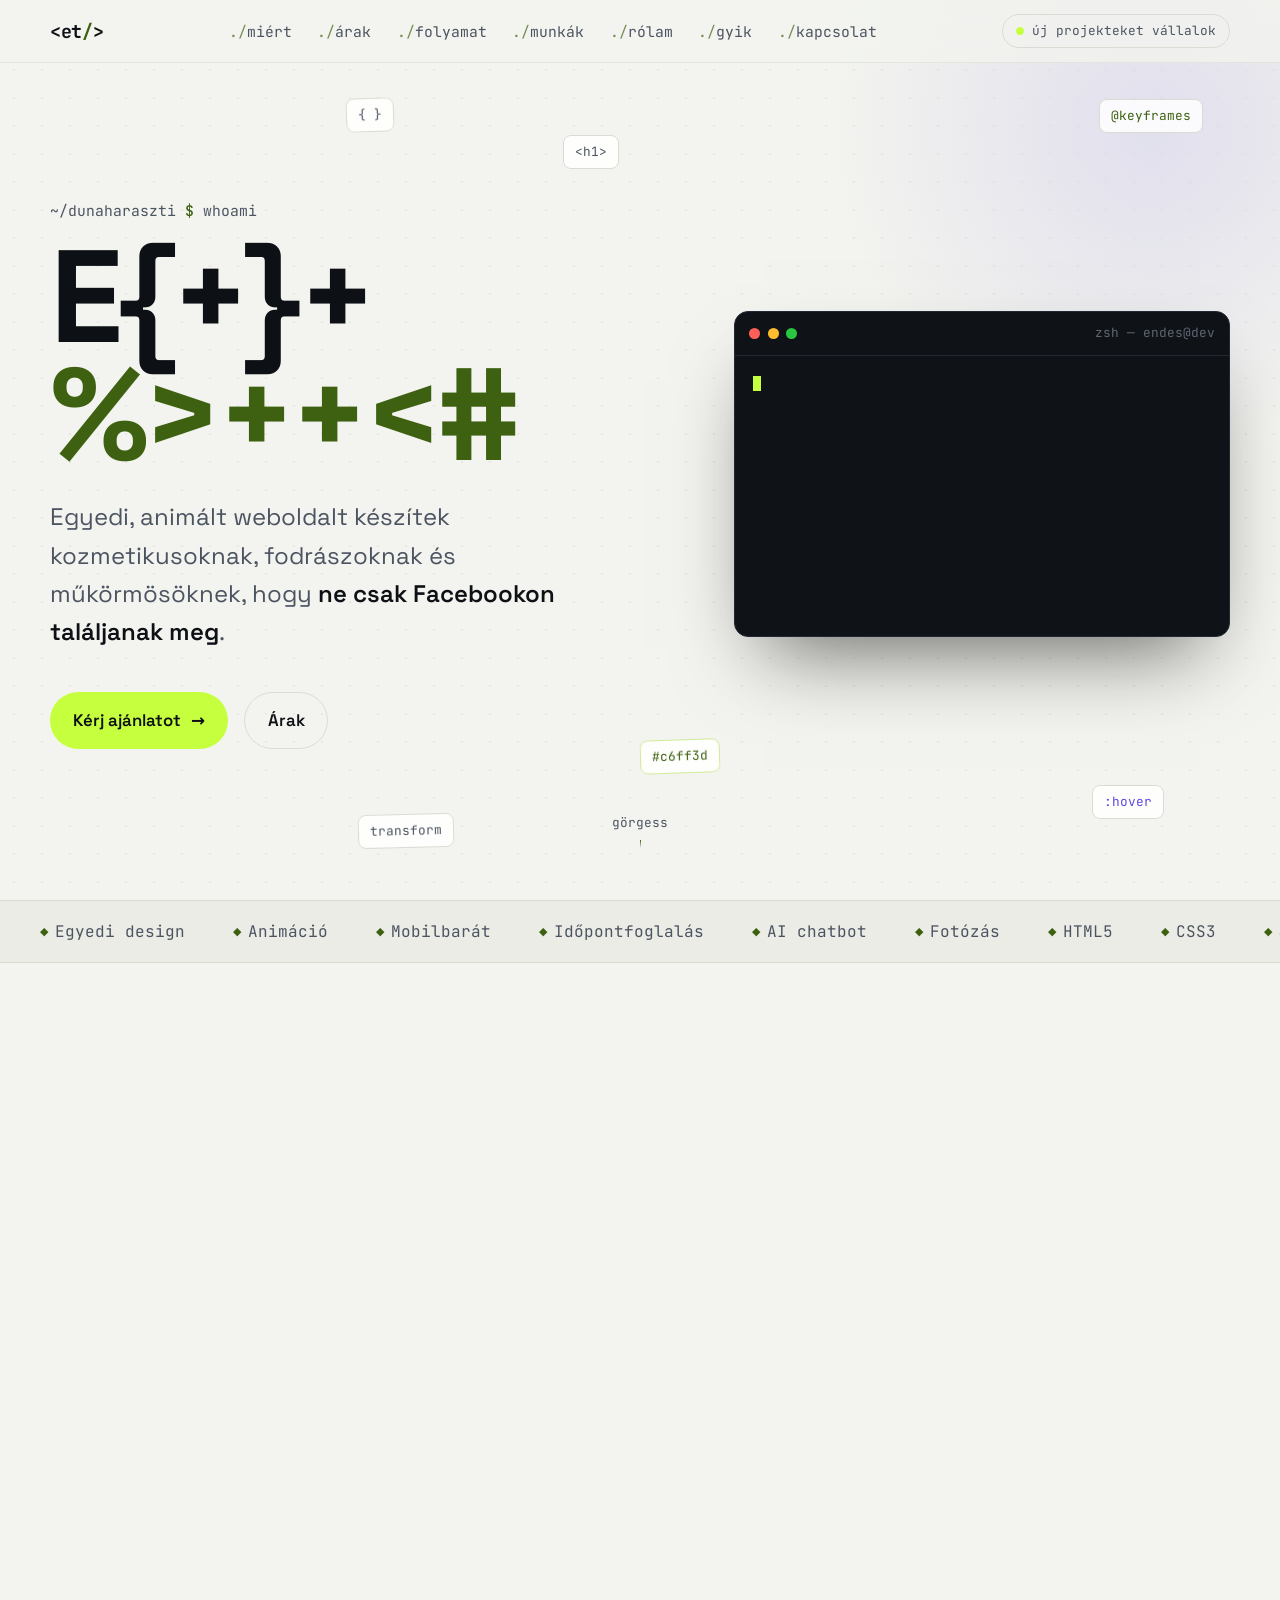
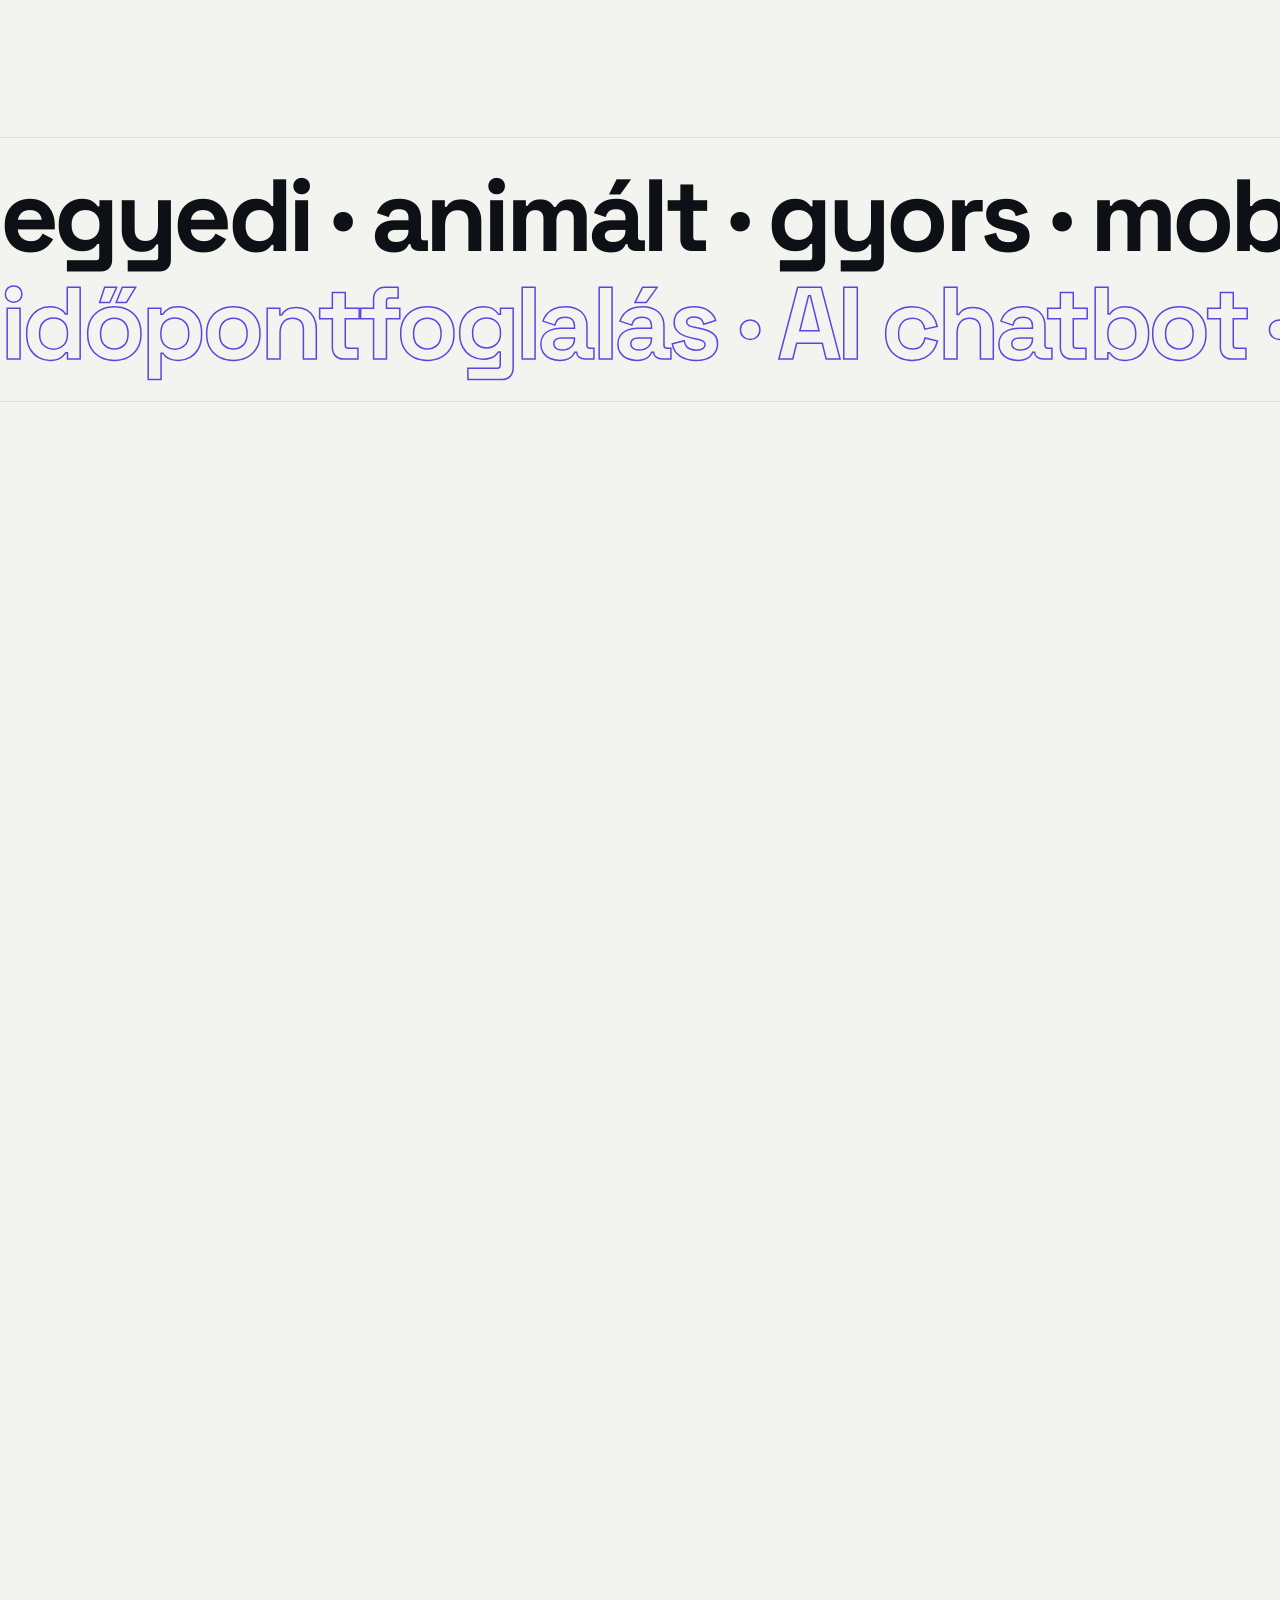
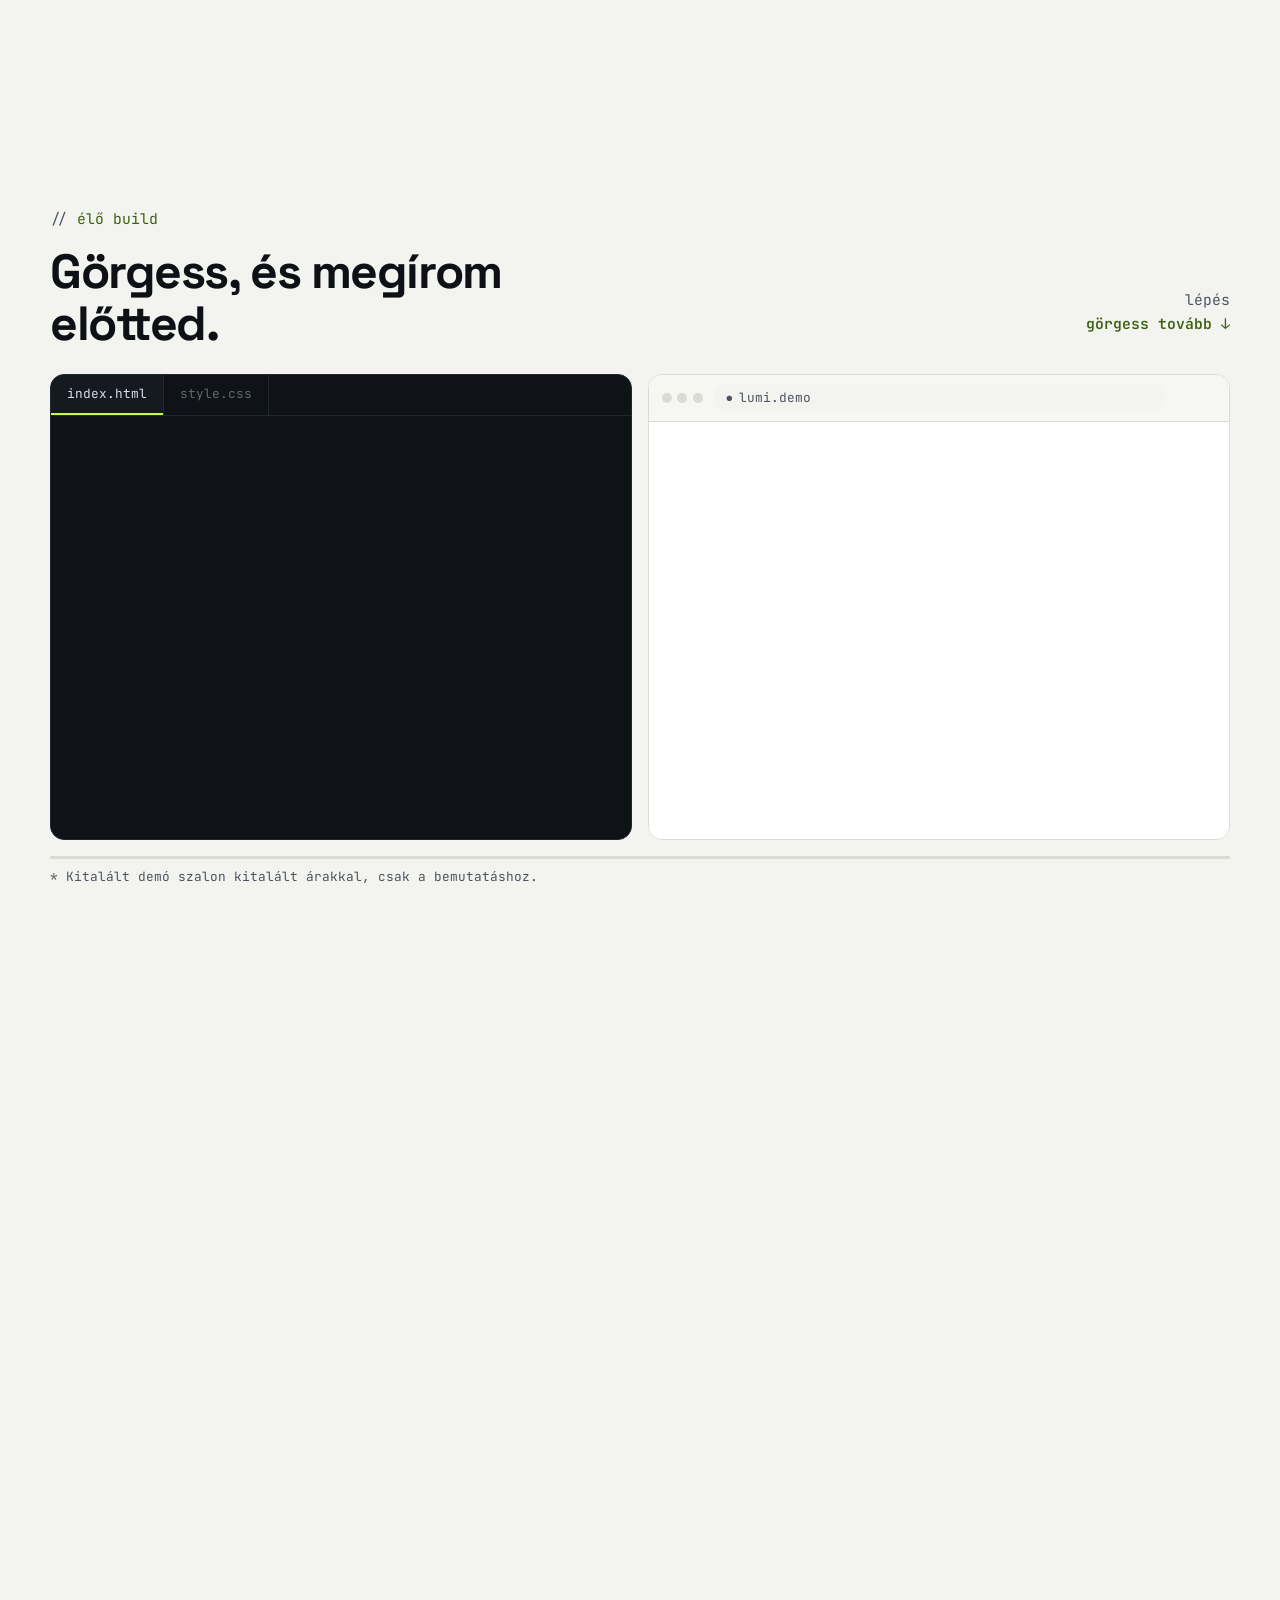
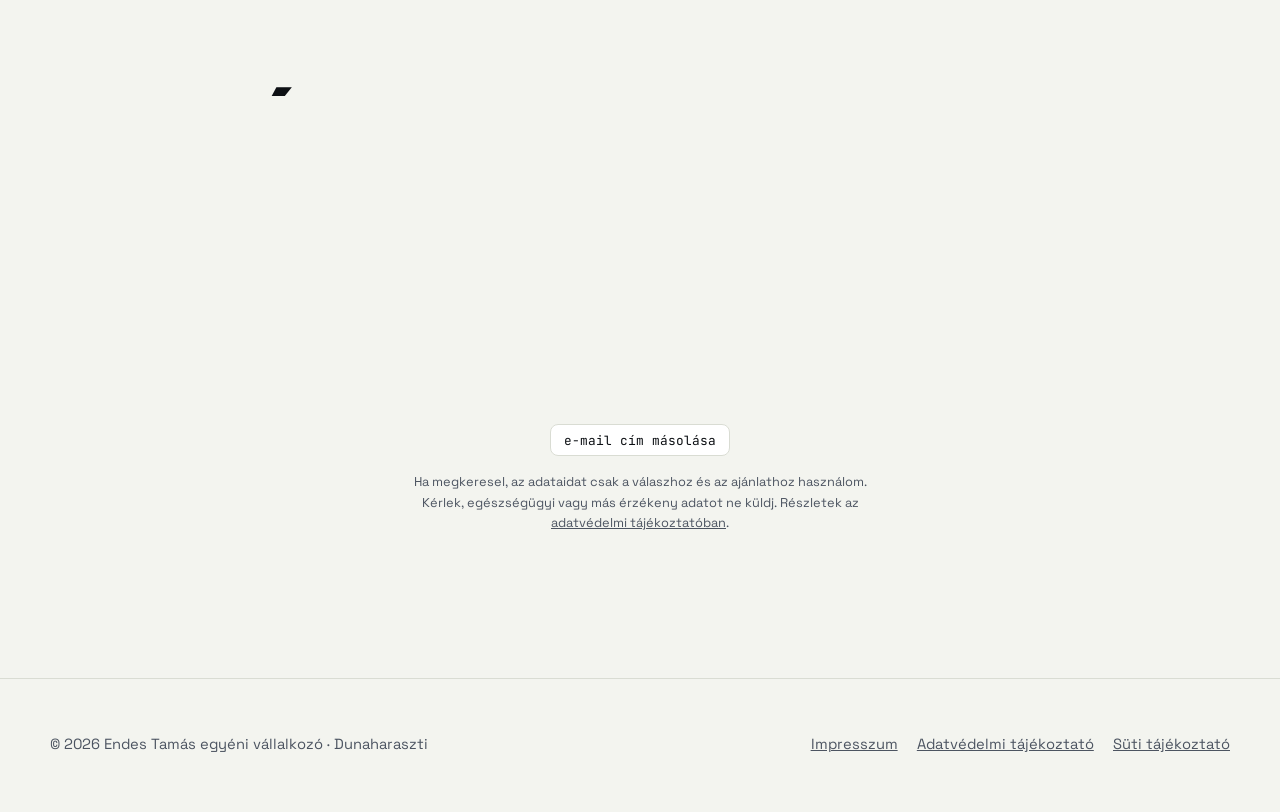
<file: index.html>
<!DOCTYPE html>
<html lang="hu">
<head>
  <meta charset="utf-8">
  <!-- GitHub Pages: nincs .htaccess, ezért a CSP és a referrer szabály meta címkében, a scriptek előtt.
       A frame-ancestors meta címkében nem működik, a keretbe töltés ellen a js/head.js véd. -->
  <meta http-equiv="Content-Security-Policy" content="default-src 'self'; script-src 'self'; style-src 'self'; img-src 'self' data:; font-src 'self'; connect-src 'self'; object-src 'none'; base-uri 'self'; form-action 'none'">
  <meta name="referrer" content="strict-origin-when-cross-origin">
  <meta name="viewport" content="width=device-width, initial-scale=1">
  <title>Weboldalkészítés kisvállalkozásoknak Dunaharasztin – Endes Tamás</title>
  <meta name="description" content="Egyedi, animált, mobilbarát weboldal kozmetikusoknak, fodrászoknak, műkörmösöknek Dunaharasztin és környékén. Időpontfoglalás, AI chatbot, személyes kapcsolattartás. 90 000 Ft-tól.">
  <meta name="theme-color" content="#0b0d10">
  <!-- TODO: a végleges domain (canonical, og:url, og:image abszolút URL-t kér) -->
  <link rel="canonical" href="https://TODO-domain.hu/">
  <meta property="og:type" content="website">
  <meta property="og:locale" content="hu_HU">
  <meta property="og:site_name" content="Endes Tamás – webfejlesztő">
  <meta property="og:title" content="Egyedi, animált weboldal kisvállalkozásoknak – Endes Tamás">
  <meta property="og:description" content="Ne csak Facebookon találjanak meg. Egyedi weboldal foglalással, animációkkal, Dunaharasztiról.">
  <meta property="og:url" content="https://TODO-domain.hu/">
  <meta property="og:image" content="https://TODO-domain.hu/img/og-kep.jpg">
  <meta property="og:image:width" content="1200">
  <meta property="og:image:height" content="630">
  <link rel="icon" href="favicon.svg" type="image/svg+xml">
  <link rel="preload" href="fonts/space-grotesk-latin-wght-normal.woff2" as="font" type="font/woff2" crossorigin>
  <link rel="stylesheet" href="css/style.css">
  <!-- Defer nélkül: azonnal kiteszi a .js osztályt, így a rejtett animációs állapot csak működő JS mellett él -->
  <script src="js/head.js"></script>
  <script src="js/main.js" defer></script>
  <!-- Strukturált adat a keresőknek. Adatblokk, nem fut le, a CSP nem érinti. TODO: url, telefon, e-mail -->
  <script type="application/ld+json">
  {
    "@context": "https://schema.org",
    "@type": "ProfessionalService",
    "name": "Endes Tamás – webfejlesztő",
    "description": "Egyedi, animált, mobilbarát weboldalak kisvállalkozásoknak: kozmetikusoknak, fodrászoknak, műkörmösöknek.",
    "url": "https://TODO-domain.hu/",
    "image": "https://TODO-domain.hu/img/og-kep.jpg",
    "telephone": "TODO",
    "email": "TODO",
    "founder": { "@type": "Person", "name": "Endes Tamás" },
    "address": { "@type": "PostalAddress", "addressLocality": "Dunaharaszti", "addressCountry": "HU" },
    "areaServed": [{ "@type": "City", "name": "Dunaharaszti" }, { "@type": "AdministrativeArea", "name": "Pest vármegye" }],
    "priceRange": "90 000 Ft-tól",
    "knowsLanguage": "hu"
  }
  </script>
</head>
<body>
  <a class="skip-link" href="#tartalom">Ugrás a tartalomra</a>
  <div class="scroll-progress" aria-hidden="true"></div>

  <header class="site-header">
    <div class="container site-header__inner">
      <a class="logo" href="#top" aria-label="Endes Tamás – kezdőlap">&lt;et<span>/</span>&gt;</a>

      <button class="nav-toggle" type="button" aria-expanded="false" aria-controls="main-nav">menü</button>
      <nav class="nav" id="main-nav" aria-label="Fő navigáció">
        <ul class="nav__list">
          <li><a href="#miert">miért</a></li>
          <li><a href="#arak">árak</a></li>
          <li><a href="#folyamat">folyamat</a></li>
          <li><a href="#munkak">munkák</a></li>
          <li><a href="#rolam">rólam</a></li>
          <li><a href="#gyik">gyik</a></li>
          <li><a href="#kapcsolat">kapcsolat</a></li>
        </ul>
      </nav>

      <a class="status-pill" href="#kapcsolat"><span class="status-pill__dot" aria-hidden="true"></span>új projekteket vállalok</a>
    </div>
  </header>

  <main id="tartalom">
    <!-- ================= HERO ================= -->
    <section class="hero" id="top" aria-labelledby="hero-title">
      <canvas class="hero__canvas" aria-hidden="true"></canvas>

      <!-- Lebegő kódcímkék: az egér mozgására eltérő mélységben elmozdulnak (data-depth) -->
      <div class="chips" aria-hidden="true">
        <span class="chip chip--1" data-depth="0.6"><span>&lt;h1&gt;</span></span>
        <span class="chip chip--2" data-depth="1.2"><span>@keyframes</span></span>
        <span class="chip chip--3" data-depth="0.9"><span>#c6ff3d</span></span>
        <span class="chip chip--4" data-depth="1.5"><span>:hover</span></span>
        <span class="chip chip--5" data-depth="0.7"><span>{ }</span></span>
        <span class="chip chip--6" data-depth="1.1"><span>transform</span></span>
      </div>

      <div class="container hero__grid">
        <div>
          <p class="hero__prompt">~/dunaharaszti <b>$</b> whoami</p>
          <h1 class="hero__title" id="hero-title" aria-label="Endes Tamás – webfejlesztő">
            <span class="hero__title-line" data-scramble aria-hidden="true">Endes</span>
            <span class="hero__title-line hero__title-line--accent" data-scramble aria-hidden="true">Tamás.</span>
          </h1>
          <p class="hero__sub">Egyedi, animált weboldalt készítek kozmetikusoknak, fodrászoknak és műkörmösöknek, hogy <strong>ne csak Facebookon találjanak meg</strong>.</p>
          <div class="hero__actions">
            <a class="btn" href="#kapcsolat" data-magnetic>Kérj ajánlatot <span class="btn__arrow" aria-hidden="true">→</span></a>
            <a class="btn btn--ghost" href="#arak" data-magnetic>Árak</a>
          </div>
        </div>

        <!-- Terminál: JS nélkül a teljes szöveg látszik, JS-sel begépelődik -->
        <div class="terminal reveal" aria-label="Terminál: mit kapsz tőlem">
          <div class="terminal__bar" aria-hidden="true"><i></i><i></i><i></i><span>zsh — endes@dev</span></div>
<pre class="terminal__body" data-typer><span class="t-cmd">cat ajanlat.txt</span>
<span class="t-out">→ egyedi design, nem sablon</span>
<span class="t-out">→ animációk, amik megállítják a görgetést</span>
<span class="t-out">→ online foglalás, AI chatbot</span>
<span class="t-out">→ személyesen, magyarul, a közeledből</span>
<span class="t-cmd">npm run build -- --ugyfel=te</span>
<span class="t-out">→ tervezés ... fejlesztés ... teszt</span>
<span class="t-ok">✓ az oldalad élesítve</span></pre>
        </div>
      </div>
      <a class="hero__scroll" href="#miert">görgess</a>
    </section>

    <!-- ================= TECH FUTÓSZALAG ================= -->
    <div class="marquee" aria-label="Amivel dolgozom">
      <div class="marquee__track">
        <ul class="marquee__list">
          <li>Egyedi design</li><li>Animáció</li><li>Mobilbarát</li><li>Időpontfoglalás</li><li>AI chatbot</li><li>Fotózás</li><li>HTML5</li><li>CSS3</li><li>JavaScript</li><li>PHP</li><li>SEO alapok</li><li>Akadálymentesség</li><li>HTTPS</li>
        </ul>
        <ul class="marquee__list" aria-hidden="true">
          <li>Egyedi design</li><li>Animáció</li><li>Mobilbarát</li><li>Időpontfoglalás</li><li>AI chatbot</li><li>Fotózás</li><li>HTML5</li><li>CSS3</li><li>JavaScript</li><li>PHP</li><li>SEO alapok</li><li>Akadálymentesség</li><li>HTTPS</li>
        </ul>
      </div>
    </div>

    <!-- ================= MIÉRT SAJÁT HONLAP ================= -->
    <section class="section" id="miert" aria-labelledby="miert-title">
      <div class="container">
        <p class="section__eyebrow reveal">miert --saját-honlap</p>
        <h2 class="section__title" id="miert-title" data-split>Facebook-oldalad már van. <span class="grad">Miért kell mellé honlap?</span></h2>

        <ol class="reasons">
          <li class="reason reveal" data-tilt>
            <span class="reason__num" aria-hidden="true">01</span>
            <h3>Megtalálnak a Google-ben</h3>
            <p>Aki rákeres, hogy „kozmetikus Dunaharaszti”, annak a saját oldalad is megjelenhet, nem csak a Facebookon belül létezel.</p>
          </li>
          <li class="reason reveal" data-tilt>
            <span class="reason__num" aria-hidden="true">02</span>
            <h3>Minden egy helyen</h3>
            <p>Árak, nyitvatartás, cím, elérhetőség: nem vesznek el a posztok között, és nem kell mindenkinek külön megírnod.</p>
          </li>
          <li class="reason reveal" data-tilt>
            <span class="reason__num" aria-hidden="true">03</span>
            <h3>A tiéd, nem az algoritmusé</h3>
            <p>Hogy a bejegyzéseidet hányan látják, azt a Facebook dönti el. A saját oldalad és domained a te nevedre szól.</p>
          </li>
          <li class="reason reveal" data-tilt>
            <span class="reason__num" aria-hidden="true">04</span>
            <h3>Foglalás éjjel is</h3>
            <p>Beépített időpontfoglalóval a vendég akkor foglal, amikor eszébe jut, te pedig nem üzenetekben egyeztetsz.</p>
          </li>
        </ol>
      </div>
    </section>

    <!-- ================= GÖRGETÉSRE CSÚSZÓ ÓRIÁSFELIRAT ================= -->
    <div class="band" aria-hidden="true" data-band>
      <p class="band__row" data-band-dir="-1">egyedi · animált · gyors · mobilbarát · egyedi · animált · gyors · mobilbarát ·</p>
      <p class="band__row band__row--outline" data-band-dir="1">időpontfoglalás · AI chatbot · személyesen · időpontfoglalás · AI chatbot · személyesen ·</p>
    </div>

    <!-- ================= ÁRAK ================= -->
    <section class="section" id="arak" aria-labelledby="arak-title">
      <div class="container">
        <p class="section__eyebrow reveal">amit kapsz</p>
        <h2 class="section__title" id="arak-title" data-split>Csomagok és árak, <span class="grad">rejtett tételek nélkül.</span></h2>
        <p class="section__lead reveal">Alanyi adómentes vagyok, ezért az árak végösszegek, áfa nincs rajtuk. A pontos árat a megbeszélés után írásos ajánlatban kapod meg.</p>

        <div class="plans">
          <article class="plan reveal" data-tilt data-select>
            <p class="plan__tag">csomag_01</p>
            <h3>Egyoldalas weboldal</h3>
            <p class="plan__desc">Egyszerű, gyors bemutatkozó oldal kisebb animációkkal. Annak, aki most lép túl a Facebookon.</p>
            <p class="plan__price"><span data-count="90000" data-count-from="0">90 000</span> Ft<span class="plan__from">-tól</span></p>
            <ul class="plan__list">
              <li>egyedi design, mobilra tervezve</li>
              <li>szolgáltatások, árak, nyitvatartás</li>
              <li>kapcsolat, térkép helyett útvonaltervezés</li>
              <li>impresszum, adatvédelmi és süti tájékoztató</li>
              <li>keresőbarát alapok, HTTPS</li>
              <li>2 módosítási kör, 30 nap hibajavítás</li>
            </ul>
          </article>

          <article class="plan plan--featured reveal" data-tilt data-select>
            <p class="plan__tag">csomag_02 <span class="plan__badge">mint az Aura minta</span></p>
            <h3>Látványos, több szekciós oldal</h3>
            <p class="plan__desc">Több szekció, látványosabb animációk, ami után megjegyeznek. Az egyoldalas csomag mindenét tartalmazza.</p>
            <p class="plan__price"><span data-count="130000" data-count-from="0">130 000</span> Ft<span class="plan__from">-tól</span></p>
            <ul class="plan__list">
              <li>rólam, képesítések, kezelések árakkal</li>
              <li>galéria, valódi vendégvélemények</li>
              <li>görgetésre mozduló jelenetek</li>
              <li>sötét mód</li>
              <li>2 módosítási kör, 30 nap hibajavítás</li>
            </ul>
          </article>

          <article class="plan plan--extras reveal" data-select>
            <p class="plan__tag">extrák.css</p>
            <h3>Ráadásnak</h3>
            <ul class="extras">
              <li><span>Görgetős bejárás-animáció <small>a szalonod videóból, görgetésre</small></span><b>+20 000 Ft-tól</b></li>
              <li><span>Időpontfoglalás beágyazása <small>pl. Calendly, SimplyBook, Fresha</small></span><b>+25 000 Ft-tól</b></li>
              <li><span>AI chatbot <small>a szalonod témájában válaszol</small></span><b>+60 000 Ft-tól</b></li>
              <li class="extras__photo" data-flash><span><span class="extras__cam" aria-hidden="true">◉</span> Fotózás, ha van rá igény <small>a szalon, a munkáid, rólad egy jó kép</small></span><b>ajánlat szerint</b></li>
            </ul>
          </article>
        </div>

        <div class="pricing-more">
          <div class="info-box reveal">
            <h3><span class="mono" aria-hidden="true">01 /</span> Domain és tárhely</h3>
            <p>A Rackhostnál, a te nevedre és költségedre: a domain kb. 3–5 ezer Ft/év, a tárhely külön. Az ajánlatban külön tételként szerepel, a regisztrációt én intézem.</p>
          </div>
          <div class="info-box reveal">
            <h3><span class="mono" aria-hidden="true">02 /</span> Utólagos szerkesztés</h3>
            <ul>
              <li>óradíj: <b>6 000 Ft/óra</b>, negyedórás elszámolás, minimum 3 000 Ft</li>
              <li>árlista vagy nyitvatartás cseréje: <b>3 000 Ft-tól</b></li>
              <li>kép vagy szöveg cseréje: <b>2 000 Ft-tól</b></li>
              <li>új szekció: <b>10 000 Ft-tól</b></li>
            </ul>
          </div>
          <div class="info-box reveal">
            <h3><span class="mono" aria-hidden="true">03 /</span> Havidíj (nem kötelező)</h3>
            <ul>
              <li>alap karbantartás és felügyelet: <b>6 000 Ft/hó-tól</b></li>
              <li>bővített, chatbot és foglalás felügyeletével: <b>12 000 Ft/hó-tól</b></li>
              <li>éves előrefizetésnél <b>10% kedvezmény</b></li>
            </ul>
          </div>
        </div>
      </div>
    </section>

    <!-- ================= FOLYAMAT ================= -->
    <section class="section" id="folyamat" aria-labelledby="folyamat-title">
      <div class="container">
        <p class="section__eyebrow reveal">hogyan zajlik</p>
        <h2 class="section__title" id="folyamat-title" data-split>Hat lépés az első beszélgetéstől <span class="grad">az élő oldalig.</span></h2>
        <ol class="steps">
          <li class="step reveal"><p class="step__cmd">$ git init</p><h3>Megbeszélés</h3><p>Telefonon vagy személyesen átbeszéljük, mit csinálsz, kik a vendégeid, és mit kell tudnia az oldalnak.</p></li>
          <li class="step reveal"><p class="step__cmd">$ ajanlat --irasban</p><h3>Írásos ajánlat</h3><p>Leírom a tartalmat, a végösszeget, a módosítási köröket, a határidőt és a fizetés módját.</p></li>
          <li class="step reveal"><p class="step__cmd">$ fizetes --eloleg=25%</p><h3>Előleg</h3><p>25% előleg számla ellenében. Ezzel indul a munka.</p></li>
          <li class="step reveal"><p class="step__cmd">$ npm run dev</p><h3>Elkészítés</h3><p>7–10 munkanap az összes anyag beérkezésétől. Animációval vagy foglalóval +3–5 munkanap.</p></li>
          <li class="step reveal"><p class="step__cmd">$ git commit -m "javítás"</p><h3>2 módosítási kör</h3><p>A visszajelzést egyben gyűjtöd össze, kb. 5 munkanapon belül. A további körök óradíjasak.</p></li>
          <li class="step reveal"><p class="step__cmd">$ deploy --prod</p><h3>Átadás</h3><p>A maradék 75% számlával, utána 30 napig ingyen javítom, ha bármi hibásan működik.</p></li>
        </ol>

        <div class="todo-list reveal">
          <p class="todo-list__title"><span class="mono">TODO.md</span> – amit tőled kérek</p>
          <ul>
            <li>a szövegeket (segítek, mit érdemes megírni)</li>
            <li>logót és fotókat, ha vannak (ha nincsenek, le is fotózhatom a szalont)</li>
            <li>valódi vendégvéleményeket, kitaláltat nem teszek ki</li>
            <li>a valós adataidat az impresszumhoz és az adatvédelmi tájékoztatóhoz</li>
          </ul>
        </div>
      </div>
    </section>

    <!-- ================= ÉLŐ BUILD ================= -->
    <section class="build" id="build" aria-labelledby="build-title">
      <div class="build__track" data-build>
        <div class="build__sticky container">
          <div class="build__head">
            <div>
              <p class="section__eyebrow">élő build</p>
              <h2 class="section__title" id="build-title">Görgess, és megírom előtted.</h2>
            </div>
            <p class="build__step-label" aria-live="polite"><span>lépés</span> <b data-build-label>kész oldal</b></p>
          </div>

          <div class="build__stage">
            <!-- Bal: kódszerkesztő. A data-step szám mondja meg, melyik lépésben jelenik meg a sor. -->
            <div class="editor" aria-label="Kódszerkesztő a demó oldal kódjával">
              <div class="editor__tabs" aria-hidden="true"><span>index.html</span><span>style.css</span></div>
<pre class="code"><code><span class="ln c-com" data-step="1">&lt;!-- Lumi Stúdió – demó --&gt;</span><span class="ln" data-step="1"><span class="c-tag">&lt;body&gt;</span></span><span class="ln" data-step="2">  <span class="c-tag">&lt;nav</span> <span class="c-attr">class</span>=<span class="c-str">"nav"</span><span class="c-tag">&gt;</span></span><span class="ln" data-step="2">    <span class="c-tag">&lt;a</span> <span class="c-attr">class</span>=<span class="c-str">"logo"</span><span class="c-tag">&gt;</span>Lumi<span class="c-tag">&lt;/a&gt;</span></span><span class="ln" data-step="2">  <span class="c-tag">&lt;/nav&gt;</span></span><span class="ln" data-step="3">  <span class="c-tag">&lt;h1&gt;</span>Ragyogás, nyugalom, te.<span class="c-tag">&lt;/h1&gt;</span></span><span class="ln" data-step="4">  <span class="c-tag">&lt;a</span> <span class="c-attr">class</span>=<span class="c-str">"btn"</span><span class="c-tag">&gt;</span>Időpontfoglalás<span class="c-tag">&lt;/a&gt;</span></span><span class="ln" data-step="6">  <span class="c-tag">&lt;section</span> <span class="c-attr">class</span>=<span class="c-str">"kezelesek"</span><span class="c-tag">&gt;</span></span><span class="ln" data-step="6">    <span class="c-tag">&lt;article&gt;</span>Arckezelés<span class="c-tag">&lt;/article&gt;</span></span><span class="ln" data-step="6">    <span class="c-tag">&lt;article&gt;</span>Gél lakk<span class="c-tag">&lt;/article&gt;</span></span><span class="ln" data-step="6">    <span class="c-tag">&lt;article&gt;</span>Szempilla<span class="c-tag">&lt;/article&gt;</span></span><span class="ln" data-step="6">  <span class="c-tag">&lt;/section&gt;</span></span><span class="ln" data-step="1"><span class="c-tag">&lt;/body&gt;</span></span><span class="ln c-com" data-step="5">/* style.css */</span><span class="ln" data-step="5"><span class="c-prop">:root</span> { <span class="c-attr">--brand</span>: <span class="c-str">#3a1f2b</span>; <span class="c-attr">--accent</span>: <span class="c-str">#f2a7b8</span>; }</span><span class="ln" data-step="5"><span class="c-prop">.btn</span> { <span class="c-attr">background</span>: <span class="c-str">var(--accent)</span>; <span class="c-attr">border-radius</span>: <span class="c-str">99px</span>; }</span><span class="ln" data-step="7"><span class="c-prop">.kezelesek article</span> { <span class="c-attr">animation</span>: <span class="c-str">rise .7s both</span>; }</span><span class="ln c-com" data-step="8">$ deploy --prod  ✓ élesítve, HTTPS rendben</span></code></pre>
            </div>

            <!-- Jobb: böngésző a demó oldallal -->
            <div class="browser" aria-label="Böngészőablak: a demó oldal előnézete">
              <div class="browser__bar">
                <span class="browser__dots" aria-hidden="true"><i></i><i></i><i></i></span>
                <span class="browser__url"><span class="browser__lock" data-build-lock aria-hidden="true">●</span>lumi.demo</span>
                <span class="browser__live" data-step="8">élő</span>
              </div>
              <div class="demo" data-demo>
                <div class="demo__theme" data-theme-layer aria-hidden="true"></div>
                <div class="demo__nav" data-step="2"><span class="demo__logo">Lumi</span><span class="demo__links"><span>kezelések</span><span>rólam</span><span>foglalás</span></span></div>
                <p class="demo__h1" data-step="3">Ragyogás, nyugalom, te.</p>
                <span class="demo__btn" data-step="4">Időpontfoglalás</span>
                <div class="demo__cards" data-step="6" data-cards>
                  <div class="demo__card">Arckezelés<b>14 900 Ft</b></div>
                  <div class="demo__card">Gél lakk<b>8 900 Ft</b></div>
                  <div class="demo__card">Szempilla<b>12 500 Ft</b></div>
                </div>
              </div>
            </div>
          </div>

          <div class="build__progress" aria-hidden="true"><span data-build-bar></span></div>
          <p class="build__note">* Kitalált demó szalon kitalált árakkal, csak a bemutatáshoz.</p>
        </div>
      </div>
    </section>

    <!-- ================= PORTFÓLIÓ ================= -->
    <section class="section" id="munkak" aria-labelledby="munkak-title">
      <div class="container">
        <p class="section__eyebrow reveal">ls ./portfolio</p>
        <h2 class="section__title" id="munkak-title" data-split>Nézd meg, <span class="grad">mit kaphatsz.</span></h2>

        <!-- Valódi, élő projekt. Rámutatáskor (és fókuszra) a képernyőkép végiggörget, mintha valaki böngészné -->
        <div class="showcase">
          <figure class="showcase__frame reveal" data-select tabindex="0" aria-describedby="b14-desc">
            <span class="ribbon ribbon--live">Élő oldal</span>
            <div class="browser__bar" aria-hidden="true">
              <span class="browser__dots"><i></i><i></i><i></i></span>
              <span class="browser__url"><span class="browser__lock is-on">●</span>mobilvadaszles.hu</span>
            </div>
            <div class="showcase__viewport">
              <img class="showcase__img" src="img/b14-hunting.webp" width="720" height="2700" loading="lazy" decoding="async" alt="A B14 Hunting weboldala teljes hosszában: naplementés hero kép terepjáróra szerelt vadászlessel, „A vadászati élmény új szintje” főcím, modellek, árak és felszereltség, 3D konfigurátor gomb, zöld-bézs színvilág.">
            </div>
            <figcaption class="sr-only">A mobilvadaszles.hu oldal képernyőképe</figcaption>
          </figure>

          <div class="showcase__text reveal" id="b14-desc">
            <p class="showcase__label showcase__label--live">Saját fejlesztés · élő oldal</p>
            <h3>B14 Hunting – mobilvadászles</h3>
            <p>Terepjáróra szerelhető, hordozható vadászles gyártójának oldala. Bemutatja a modelleket, az árakat és a felszereltséget, a látogató ajánlatot kérhet, és 3D-ben összeállíthatja és kiszínezheti a saját lesét.</p>
            <ul class="tags" aria-label="Amit az oldal tartalmaz">
              <li>3D konfigurátor</li><li>magyar, angol, német</li><li>sötét mód</li><li>ajánlatkérés</li><li>saját süti-hozzájárulás</li>
            </ul>
            <a class="text-link" href="https://mobilvadaszles.hu/" rel="noopener noreferrer">Megnézem élőben <span aria-hidden="true">↗</span></a>
          </div>
        </div>

        <div class="showcase showcase--flip">
          <!-- Minta oldal, nem valódi ügyfél -->
          <figure class="showcase__frame reveal" data-select tabindex="0" aria-describedby="aura-desc">
            <span class="ribbon">Minta oldal</span>
            <div class="browser__bar" aria-hidden="true">
              <span class="browser__dots"><i></i><i></i><i></i></span>
              <span class="browser__url">aura-kozmetika.minta</span>
            </div>
            <div class="showcase__viewport">
              <img class="showcase__img" src="img/aura-minta.webp" width="720" height="2700" loading="lazy" decoding="async" alt="Az Aura Kozmetika minta oldal teljes hosszában: nagy, serif betűs főcím („Ragyogj a saját bőrödben”), kezelések árakkal, képesítések, galéria és kapcsolat szekció, krém és mélylila színekkel.">
            </div>
            <figcaption class="sr-only">Az Aura Kozmetika minta oldal képernyőképe</figcaption>
          </figure>

          <div class="showcase__text reveal" id="aura-desc">
            <p class="showcase__label">Minta oldal · nem valódi ügyfél</p>
            <h3>Aura Kozmetika</h3>
            <p>Egy kitalált kozmetikai stúdió oldala. Azt mutatja meg, mit kaphatsz a látványosabb csomagban: hero animációval, rólam, képesítések, kezelések árakkal, lépések, galéria, vélemények, kapcsolat, nyitvatartás, sötét mód és a jogi aloldalak.</p>
            <p class="showcase__note">A szalon, a nevek, az árak és a vélemények kitaláltak, a fotók illusztrációk.</p>
            <ul class="tags" aria-label="Amit a minta oldal tartalmaz">
              <li>egyedi design</li><li>animációk</li><li>sötét mód</li><li>mobilbarát</li><li>jogi oldalak</li>
            </ul>
          </div>
        </div>

        <a class="next-card reveal" href="#kapcsolat" data-magnetic>
          <span class="mono">// következő projekt</span>
          <strong>A te oldalad lehet a következő.</strong>
          <span class="next-card__cta">Írj nekem <span aria-hidden="true">→</span></span>
        </a>
      </div>
    </section>

    <!-- ================= RÓLAM ================= -->
    <section class="section" id="rolam" aria-labelledby="rolam-title">
      <div class="container about__grid">
        <div class="portrait reveal">
          <div class="portrait__frame">
            <!-- TODO: fotó helye: img/endes-tamas.webp (pl. 840×1050), ide jön majd:
                 <img src="img/endes-tamas.webp" width="840" height="1050" alt="Endes Tamás portréja" loading="lazy"> -->
            <div class="portrait__placeholder" aria-hidden="true"><b>ET</b><span>fotó hamarosan</span></div>
          </div>
        </div>

        <div class="about__text">
          <p class="section__eyebrow reveal">rólam</p>
          <h2 class="section__title" id="rolam-title" data-split>Egy ember, akit <span class="grad">fel is hívhatsz.</span></h2>
          <p class="reveal">Endes Tamás vagyok, <strong>szoftverfejlesztő és -tesztelő technikus</strong>, dunaharaszti egyéni vállalkozó. 2025-ben végeztem a BMSZC Trefort Ágoston Két Tanítási Nyelvű Technikumban, <strong>90% feletti eredménnyel</strong>, azóta az Óbudai Egyetem Neumann János Informatikai Karán tanulok mérnökinformatikusnak.</p>
          <p class="reveal">Nem ügynökség vagyok, és nem sablonból dolgozom. Én tervezem, én kódolom, én tesztelem, és ha később kérdésed van, ugyanazt az embert éred el, magyarul, akár személyesen is.</p>

          <ul class="stats">
            <li class="stat reveal"><span class="stat__num"><span data-count="90" data-count-from="0">90</span>%+</span><span class="stat__label">szakmai vizsgaeredmény</span></li>
            <li class="stat reveal"><span class="stat__num" data-count="2025" data-count-from="2000">2025</span><span class="stat__label">technikusi oklevél</span></li>
            <li class="stat reveal"><span class="stat__num">BSc</span><span class="stat__label">mérnökinformatikus, folyamatban</span></li>
          </ul>
        </div>
      </div>

      <div class="container">
        <ol class="gitlog" data-gitlog aria-label="Tanulmányaim">
          <li class="commit commit--head reveal">
            <div class="commit__meta"><span class="commit__hash">commit 7e2f1a9</span><span class="commit__ref">HEAD → main</span><span>2025 – jelenleg</span></div>
            <h3 class="commit__title">Mérnökinformatikus BSc hallgató</h3>
            <p class="commit__school">Óbudai Egyetem, Neumann János Informatikai Kar</p>
          </li>
          <li class="commit reveal">
            <div class="commit__meta"><span class="commit__hash">commit 3b9c04d</span><span class="commit__ref commit__ref--tag">tag: technikus-2025</span><span>2025</span></div>
            <h3 class="commit__title">Szoftverfejlesztő és -tesztelő technikus, 90% feletti eredménnyel</h3>
            <p class="commit__school">BMSZC Trefort Ágoston Két Tanítási Nyelvű Technikum, Budapest</p>
            <ul class="tags" aria-label="A képzés főbb területei">
              <li>HTML5 &amp; CSS3</li><li>JavaScript</li><li>Python</li><li>C# / OOP</li><li>SQL</li><li>REST backend</li><li>Mobilalkalmazás</li><li>Tesztelés</li><li>Git</li>
            </ul>
          </li>
        </ol>
      </div>
    </section>

    <!-- ================= GYIK ================= -->
    <section class="section" id="gyik" aria-labelledby="gyik-title">
      <div class="container faq">
        <div>
          <p class="section__eyebrow reveal">gyik</p>
          <h2 class="section__title" id="gyik-title" data-split>Amit a legtöbben <span class="grad">megkérdeznek.</span></h2>
          <p class="section__lead reveal">Ha a válaszod nincs itt, írj nyugodtan, nem kötelez semmire.</p>
          <a class="btn btn--ghost faq__ask reveal" href="#kapcsolat" data-magnetic>Kérdezek <span class="btn__arrow" aria-hidden="true">→</span></a>
        </div>

        <div class="faq__list" data-faq>
          <details class="faq__item reveal" name="gyik">
            <summary><span class="faq__num" aria-hidden="true">q01</span><span class="faq__q">Kinek a nevére lesz a domain és a tárhely?</span><span class="faq__icon" aria-hidden="true"></span></summary>
            <div class="faq__body">
              <div class="faq__answer"><span class="faq__avatar" aria-hidden="true">ET</span><p>A te nevedre és a te költségedre, a Rackhostnál. A regisztrációt és a beállítást én intézem, de minden a tiéd marad, akkor is, ha később mással dolgoznál.</p></div>
            </div>
          </details>
          <details class="faq__item reveal" name="gyik">
            <summary><span class="faq__num" aria-hidden="true">q02</span><span class="faq__q">Mennyi idő alatt készül el?</span><span class="faq__icon" aria-hidden="true"></span></summary>
            <div class="faq__body">
              <div class="faq__answer"><span class="faq__avatar" aria-hidden="true">ET</span><p>7–10 munkanap attól, hogy minden anyag (szöveg, fotók, logó) beérkezett hozzám. Görgetős animációval vagy időpontfoglalóval +3–5 munkanap.</p></div>
            </div>
          </details>
          <details class="faq__item reveal" name="gyik">
            <summary><span class="faq__num" aria-hidden="true">q03</span><span class="faq__q">Mit kell nekem összekészíteni?</span><span class="faq__icon" aria-hidden="true"></span></summary>
            <div class="faq__body">
              <div class="faq__answer"><span class="faq__avatar" aria-hidden="true">ET</span><p>A szövegeket, a logót és a fotókat, ha vannak, a valódi vendégvéleményeket és a valós adataidat az impresszumhoz és az adatvédelmi tájékoztatóhoz. Abban segítek, mit érdemes megírni.</p></div>
            </div>
          </details>
          <details class="faq__item reveal" name="gyik">
            <summary><span class="faq__num" aria-hidden="true">q04</span><span class="faq__q">Fotókat is tudsz készíteni?</span><span class="faq__icon" aria-hidden="true"></span></summary>
            <div class="faq__body">
              <div class="faq__answer"><span class="faq__avatar" aria-hidden="true">ET</span><p>Igen, ha van rá igény. Lefotózom a szalont, a munkáidat, és rólad is készülhet kép az oldalra, így nem kell stockfotókkal dolgozni. Az árát az ajánlatban külön tételként adom meg. Ha egy vendéged is szerepel a képen, az ő hozzájárulása is kell.</p></div>
            </div>
          </details>
          <details class="faq__item reveal" name="gyik">
            <summary><span class="faq__num" aria-hidden="true">q05</span><span class="faq__q">Mi az a módosítási kör?</span><span class="faq__icon" aria-hidden="true"></span></summary>
            <div class="faq__body">
              <div class="faq__answer"><span class="faq__avatar" aria-hidden="true">ET</span><p>Amikor megmutatom az oldalt, a kéréseidet egyben összegyűjtve küldöd el, kb. 5 munkanapon belül. Ez egy kör. Az árban 2 kör van, a további körök óradíjasak.</p></div>
            </div>
          </details>
          <details class="faq__item reveal" name="gyik">
            <summary><span class="faq__num" aria-hidden="true">q06</span><span class="faq__q">Hogyan fizetek?</span><span class="faq__icon" aria-hidden="true"></span></summary>
            <div class="faq__body">
              <div class="faq__answer"><span class="faq__avatar" aria-hidden="true">ET</span><p>25% előleg a munka elején, 75% átadáskor, mindkettő számlával. Alanyi adómentes vagyok, így áfát nem számolok fel.</p></div>
            </div>
          </details>
          <details class="faq__item reveal" name="gyik">
            <summary><span class="faq__num" aria-hidden="true">q07</span><span class="faq__q">Mi van az átadás után?</span><span class="faq__icon" aria-hidden="true"></span></summary>
            <div class="faq__body">
              <div class="faq__answer"><span class="faq__avatar" aria-hidden="true">ET</span><p>30 napig ingyen javítom, ha valami hibásan működik. Utána a módosítás óradíjas vagy fix áras, vagy választhatsz havidíjas karbantartást.</p></div>
            </div>
          </details>
          <details class="faq__item reveal" name="gyik">
            <summary><span class="faq__num" aria-hidden="true">q08</span><span class="faq__q">Mennyibe kerül egy későbbi módosítás?</span><span class="faq__icon" aria-hidden="true"></span></summary>
            <div class="faq__body">
              <div class="faq__answer"><span class="faq__avatar" aria-hidden="true">ET</span><p>6 000 Ft/óra, negyedórás elszámolással, legalább 3 000 Ft. Fix áron: árlista vagy nyitvatartás cseréje 3 000 Ft-tól, kép vagy szöveg cseréje 2 000 Ft-tól, új szekció 10 000 Ft-tól.</p></div>
            </div>
          </details>
          <details class="faq__item reveal" name="gyik">
            <summary><span class="faq__num" aria-hidden="true">q09</span><span class="faq__q">Kötelező havidíjat fizetni?</span><span class="faq__icon" aria-hidden="true"></span></summary>
            <div class="faq__body">
              <div class="faq__answer"><span class="faq__avatar" aria-hidden="true">ET</span><p>Nem. A havidíj opcionális: alap karbantartás 6 000 Ft/hó-tól, chatbot és foglaló felügyeletével 12 000 Ft/hó-tól, éves előrefizetésnél 10% kedvezménnyel. A domain és a tárhely díja ettől független, azt a Rackhostnak fizeted.</p></div>
            </div>
          </details>
          <details class="faq__item reveal" name="gyik">
            <summary><span class="faq__num" aria-hidden="true">q10</span><span class="faq__q">Az impresszumot és az adatvédelmi tájékoztatót is megcsinálod?</span><span class="faq__icon" aria-hidden="true"></span></summary>
            <div class="faq__body">
              <div class="faq__answer"><span class="faq__avatar" aria-hidden="true">ET</span><p>Igen, a valós adataiddal és az oldal tényleges működése alapján. Nem vagyok jogász, ezért ha valami bizonytalan, megmondom, és javaslom, hogy nézesd át.</p></div>
            </div>
          </details>
        </div>
      </div>
    </section>

    <!-- ================= KAPCSOLAT ================= -->
    <section class="section contact" id="kapcsolat" aria-labelledby="kapcsolat-title">
      <div class="container">
        <p class="section__eyebrow reveal">kapcsolat</p>
        <h2 class="contact__title" id="kapcsolat-title" data-split>Építsünk <span class="grad">valamit.</span></h2>
        <p class="contact__lead reveal">Írd meg pár mondatban, mivel foglalkozol és milyen oldalt szeretnél, vagy hívj fel. Hamar válaszolok.</p>

        <!-- Űrlap nincs: e-mail és telefon. TODO: valós e-mail cím és telefonszám -->
        <div class="contact__cards">
          <a class="direct-link reveal" href="mailto:hello@example.com" data-magnetic>
            <span class="mono">// e-mail</span>
            <b data-email>hello@example.com</b>
            <span class="direct-link__cta">Levelet írok <span aria-hidden="true">→</span></span>
          </a>
          <a class="direct-link reveal" href="tel:+36000000000" data-magnetic>
            <span class="mono">// telefon</span>
            <b>+36 00 000 0000</b>
            <span class="direct-link__cta">Felhívlak <span aria-hidden="true">→</span></span>
          </a>
          <div class="direct-link direct-link--static reveal">
            <span class="mono">// hol</span>
            <b>Dunaharaszti és környéke</b>
            <span class="direct-link__cta">személyesen is</span>
          </div>
        </div>
        <p class="contact__copy"><button class="copy-btn" type="button" data-copy-email hidden>e-mail cím másolása</button></p>
        <p class="contact__privacy">Ha megkeresel, az adataidat csak a válaszhoz és az ajánlathoz használom. Kérlek, egészségügyi vagy más érzékeny adatot ne küldj. Részletek az <a href="adatvedelem.html">adatvédelmi tájékoztatóban</a>.</p>
      </div>
    </section>
  </main>

  <a class="to-top" href="#top" aria-label="Vissza az oldal tetejére" data-to-top>
    <svg viewBox="0 0 48 48" aria-hidden="true"><circle class="to-top__track" cx="24" cy="24" r="21"/><circle class="to-top__ring" cx="24" cy="24" r="21" data-to-top-ring/></svg>
    <span aria-hidden="true">↑</span>
  </a>

  <footer class="site-footer">
    <div class="container site-footer__inner">
      <p>© <span data-year>2026</span> Endes Tamás egyéni vállalkozó · Dunaharaszti</p>
      <ul>
        <li><a href="impresszum.html">Impresszum</a></li>
        <li><a href="adatvedelem.html">Adatvédelmi tájékoztató</a></li>
        <li><a href="sutik.html">Süti tájékoztató</a></li>
      </ul>
    </div>
  </footer>
</body>
</html>
</file>
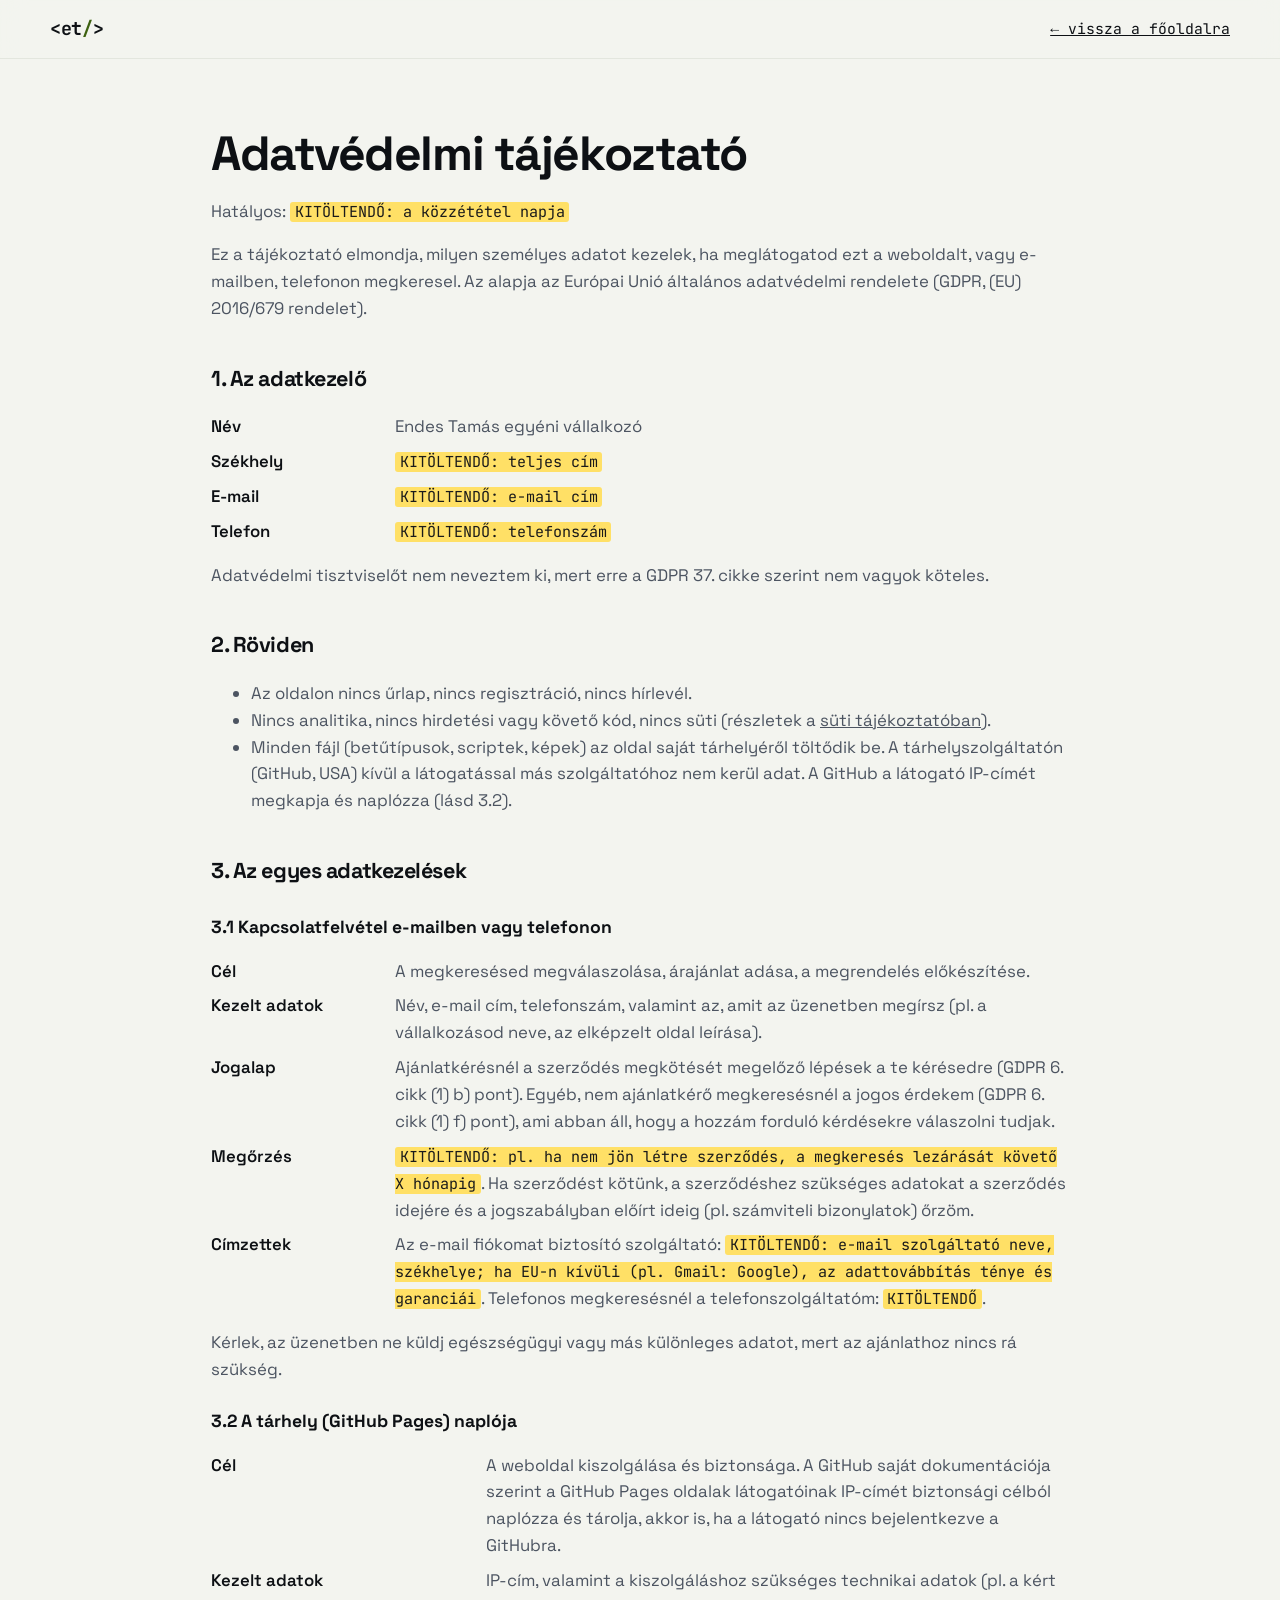
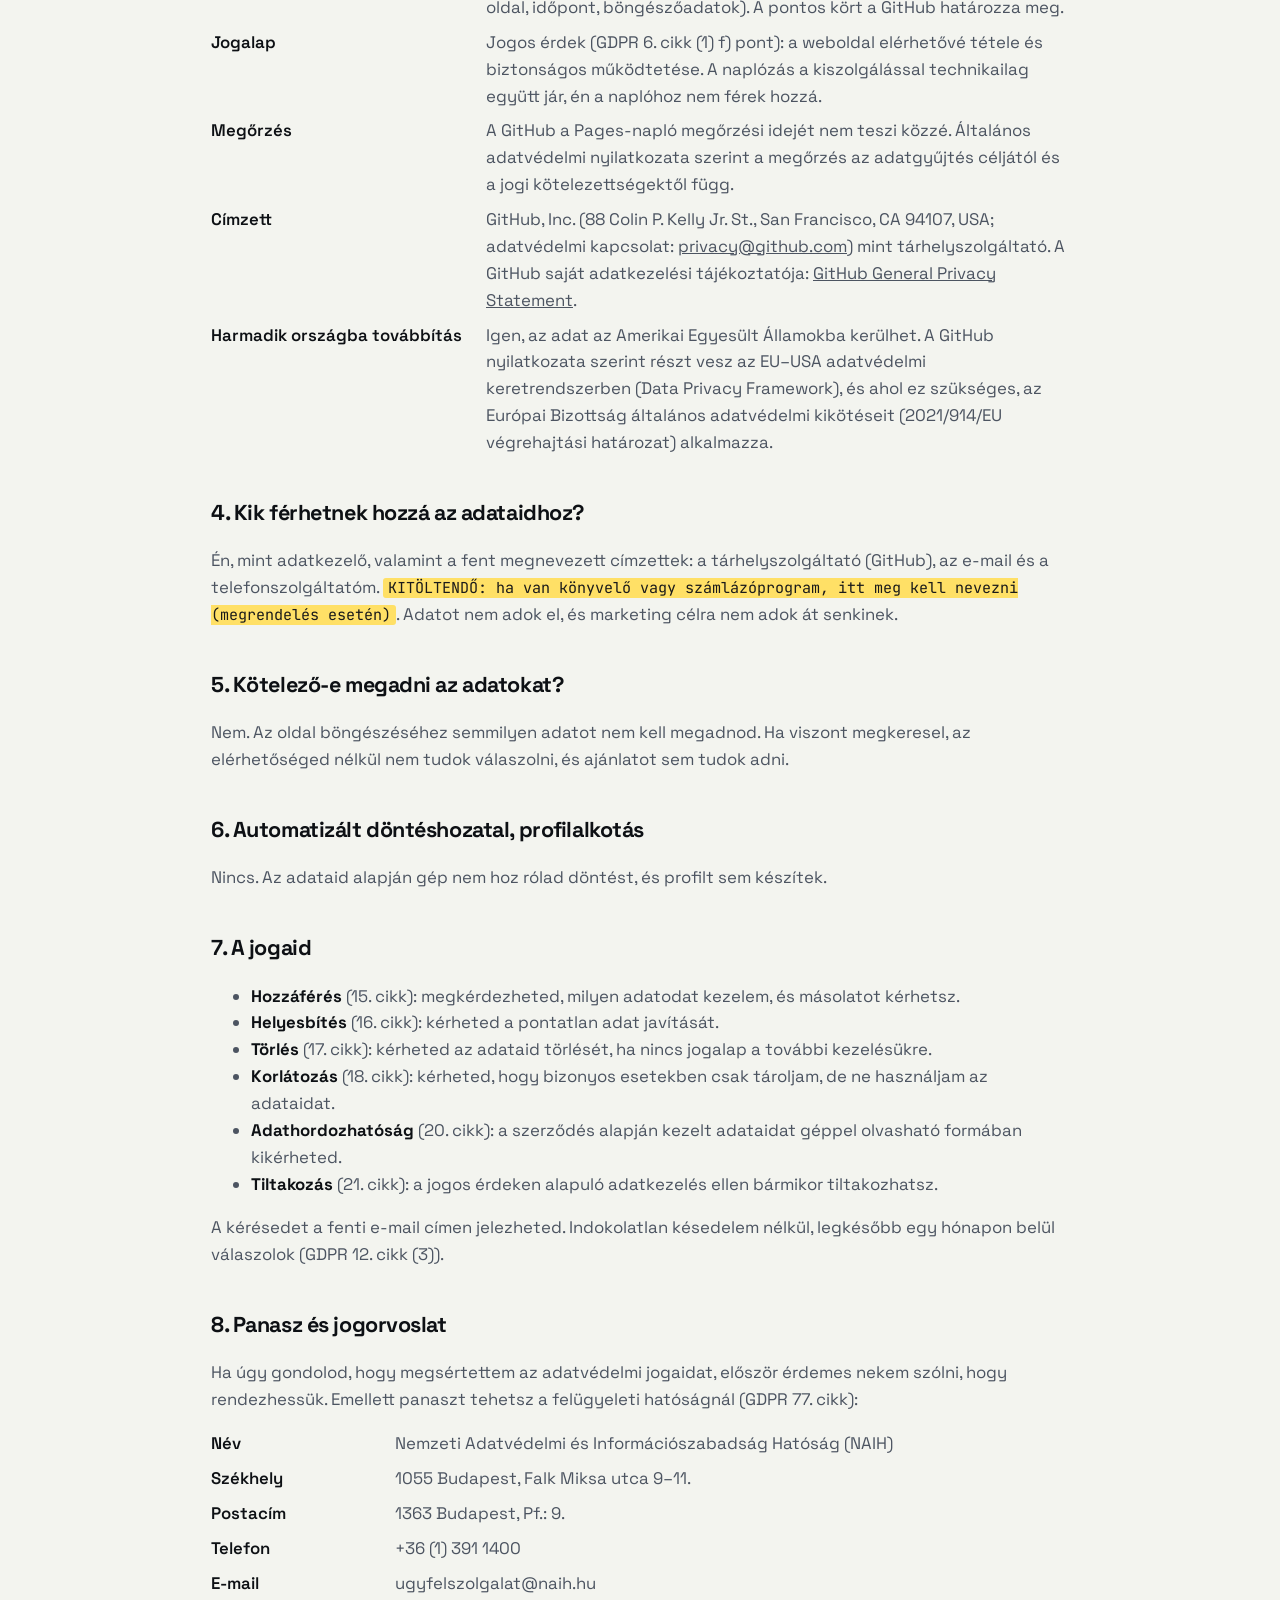
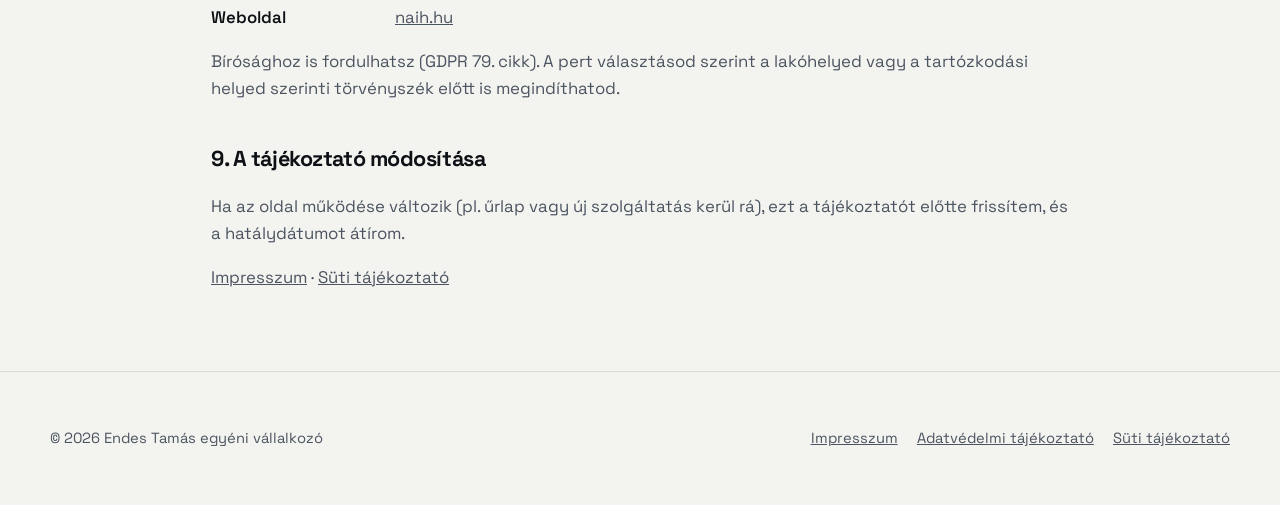
<file: adatvedelem.html>
<!DOCTYPE html>
<html lang="hu">
<head>
  <!-- Utolsó ellenőrzés: 2026-11-04; alap: GDPR 6., 12–22., 77–79. cikk, különösen 13. cikk; NAIH elérhetőség: naih.hu főoldal (2026-11-04); GitHub: General Privacy Statement (hatály 2026-04-27) és „What is GitHub Pages?” Data collection rész (2026-11-04) -->
  <meta charset="utf-8">
  <!-- GitHub Pages: nincs .htaccess, ezért a CSP és a referrer szabály meta címkében, a scriptek előtt.
       A frame-ancestors meta címkében nem működik, a keretbe töltés ellen a js/head.js véd. -->
  <meta http-equiv="Content-Security-Policy" content="default-src 'self'; script-src 'self'; style-src 'self'; img-src 'self' data:; font-src 'self'; connect-src 'self'; object-src 'none'; base-uri 'self'; form-action 'none'">
  <meta name="referrer" content="strict-origin-when-cross-origin">
  <meta name="viewport" content="width=device-width, initial-scale=1">
  <title>Adatvédelmi tájékoztató – Endes Tamás webfejlesztő</title>
  <meta name="description" content="Endes Tamás egyéni vállalkozó webfejlesztő adatvédelmi tájékoztatója.">
  <meta name="robots" content="noindex">
  <link rel="icon" href="favicon.svg" type="image/svg+xml">
  <link rel="stylesheet" href="css/style.css">
  <script src="js/head.js"></script>
</head>
<body>
  <a class="skip-link" href="#tartalom">Ugrás a tartalomra</a>
  <header class="site-header">
    <div class="container site-header__inner">
      <a class="logo" href="index.html" aria-label="Endes Tamás – kezdőlap">&lt;et<span>/</span>&gt;</a>
      <a class="legal__back" href="index.html">← vissza a főoldalra</a>
    </div>
  </header>

  <main id="tartalom" class="legal">
    <div class="container legal__inner">
      <h1>Adatvédelmi tájékoztató</h1>
      <p>Hatályos: <span class="todo">KITÖLTENDŐ: a közzététel napja</span></p>
      <p>Ez a tájékoztató elmondja, milyen személyes adatot kezelek, ha meglátogatod ezt a weboldalt, vagy e-mailben, telefonon megkeresel. Az alapja az Európai Unió általános adatvédelmi rendelete (GDPR, (EU) 2016/679 rendelet).</p>

      <h2>1. Az adatkezelő</h2>
      <dl>
        <dt>Név</dt><dd>Endes Tamás egyéni vállalkozó</dd>
        <dt>Székhely</dt><dd><span class="todo">KITÖLTENDŐ: teljes cím</span></dd>
        <dt>E-mail</dt><dd><span class="todo">KITÖLTENDŐ: e-mail cím</span></dd>
        <dt>Telefon</dt><dd><span class="todo">KITÖLTENDŐ: telefonszám</span></dd>
      </dl>
      <p>Adatvédelmi tisztviselőt nem neveztem ki, mert erre a GDPR 37. cikke szerint nem vagyok köteles.</p>

      <h2>2. Röviden</h2>
      <ul>
        <li>Az oldalon nincs űrlap, nincs regisztráció, nincs hírlevél.</li>
        <li>Nincs analitika, nincs hirdetési vagy követő kód, nincs süti (részletek a <a href="sutik.html">süti tájékoztatóban</a>).</li>
        <li>Minden fájl (betűtípusok, scriptek, képek) az oldal saját tárhelyéről töltődik be. A tárhelyszolgáltatón (GitHub, USA) kívül a látogatással más szolgáltatóhoz nem kerül adat. A GitHub a látogató IP-címét megkapja és naplózza (lásd 3.2).</li>
      </ul>

      <h2>3. Az egyes adatkezelések</h2>

      <h3>3.1 Kapcsolatfelvétel e-mailben vagy telefonon</h3>
      <dl>
        <dt>Cél</dt><dd>A megkeresésed megválaszolása, árajánlat adása, a megrendelés előkészítése.</dd>
        <dt>Kezelt adatok</dt><dd>Név, e-mail cím, telefonszám, valamint az, amit az üzenetben megírsz (pl. a vállalkozásod neve, az elképzelt oldal leírása).</dd>
        <dt>Jogalap</dt><dd>Ajánlatkérésnél a szerződés megkötését megelőző lépések a te kérésedre (GDPR 6. cikk (1) b) pont). Egyéb, nem ajánlatkérő megkeresésnél a jogos érdekem (GDPR 6. cikk (1) f) pont), ami abban áll, hogy a hozzám forduló kérdésekre válaszolni tudjak.</dd>
        <dt>Megőrzés</dt><dd><span class="todo">KITÖLTENDŐ: pl. ha nem jön létre szerződés, a megkeresés lezárását követő X hónapig</span>. Ha szerződést kötünk, a szerződéshez szükséges adatokat a szerződés idejére és a jogszabályban előírt ideig (pl. számviteli bizonylatok) őrzöm.</dd>
        <dt>Címzettek</dt><dd>Az e-mail fiókomat biztosító szolgáltató: <span class="todo">KITÖLTENDŐ: e-mail szolgáltató neve, székhelye; ha EU-n kívüli (pl. Gmail: Google), az adattovábbítás ténye és garanciái</span>. Telefonos megkeresésnél a telefonszolgáltatóm: <span class="todo">KITÖLTENDŐ</span>.</dd>
      </dl>
      <p>Kérlek, az üzenetben ne küldj egészségügyi vagy más különleges adatot, mert az ajánlathoz nincs rá szükség.</p>

      <h3>3.2 A tárhely (GitHub Pages) naplója</h3>
      <dl>
        <dt>Cél</dt><dd>A weboldal kiszolgálása és biztonsága. A GitHub saját dokumentációja szerint a GitHub Pages oldalak látogatóinak IP-címét biztonsági célból naplózza és tárolja, akkor is, ha a látogató nincs bejelentkezve a GitHubra.</dd>
        <dt>Kezelt adatok</dt><dd>IP-cím, valamint a kiszolgáláshoz szükséges technikai adatok (pl. a kért oldal, időpont, böngészőadatok). A pontos kört a GitHub határozza meg.</dd>
        <dt>Jogalap</dt><dd>Jogos érdek (GDPR 6. cikk (1) f) pont): a weboldal elérhetővé tétele és biztonságos működtetése. A naplózás a kiszolgálással technikailag együtt jár, én a naplóhoz nem férek hozzá.</dd>
        <dt>Megőrzés</dt><dd>A GitHub a Pages-napló megőrzési idejét nem teszi közzé. Általános adatvédelmi nyilatkozata szerint a megőrzés az adatgyűjtés céljától és a jogi kötelezettségektől függ.</dd>
        <dt>Címzett</dt><dd>GitHub, Inc. (88 Colin P. Kelly Jr. St., San Francisco, CA 94107, USA; adatvédelmi kapcsolat: <a href="mailto:privacy@github.com">privacy@github.com</a>) mint tárhelyszolgáltató. A GitHub saját adatkezelési tájékoztatója: <a href="https://docs.github.com/en/site-policy/privacy-policies/github-general-privacy-statement" rel="noopener noreferrer">GitHub General Privacy Statement</a>.</dd>
        <dt>Harmadik országba továbbítás</dt><dd>Igen, az adat az Amerikai Egyesült Államokba kerülhet. A GitHub nyilatkozata szerint részt vesz az EU–USA adatvédelmi keretrendszerben (Data Privacy Framework), és ahol ez szükséges, az Európai Bizottság általános adatvédelmi kikötéseit (2021/914/EU végrehajtási határozat) alkalmazza.</dd>
      </dl>

      <h2>4. Kik férhetnek hozzá az adataidhoz?</h2>
      <p>Én, mint adatkezelő, valamint a fent megnevezett címzettek: a tárhelyszolgáltató (GitHub), az e-mail és a telefonszolgáltatóm. <span class="todo">KITÖLTENDŐ: ha van könyvelő vagy számlázóprogram, itt meg kell nevezni (megrendelés esetén)</span>. Adatot nem adok el, és marketing célra nem adok át senkinek.</p>

      <h2>5. Kötelező-e megadni az adatokat?</h2>
      <p>Nem. Az oldal böngészéséhez semmilyen adatot nem kell megadnod. Ha viszont megkeresel, az elérhetőséged nélkül nem tudok válaszolni, és ajánlatot sem tudok adni.</p>

      <h2>6. Automatizált döntéshozatal, profilalkotás</h2>
      <p>Nincs. Az adataid alapján gép nem hoz rólad döntést, és profilt sem készítek.</p>

      <h2>7. A jogaid</h2>
      <ul>
        <li><strong>Hozzáférés</strong> (15. cikk): megkérdezheted, milyen adatodat kezelem, és másolatot kérhetsz.</li>
        <li><strong>Helyesbítés</strong> (16. cikk): kérheted a pontatlan adat javítását.</li>
        <li><strong>Törlés</strong> (17. cikk): kérheted az adataid törlését, ha nincs jogalap a további kezelésükre.</li>
        <li><strong>Korlátozás</strong> (18. cikk): kérheted, hogy bizonyos esetekben csak tároljam, de ne használjam az adataidat.</li>
        <li><strong>Adathordozhatóság</strong> (20. cikk): a szerződés alapján kezelt adataidat géppel olvasható formában kikérheted.</li>
        <li><strong>Tiltakozás</strong> (21. cikk): a jogos érdeken alapuló adatkezelés ellen bármikor tiltakozhatsz.</li>
      </ul>
      <p>A kérésedet a fenti e-mail címen jelezheted. Indokolatlan késedelem nélkül, legkésőbb egy hónapon belül válaszolok (GDPR 12. cikk (3)).</p>

      <h2>8. Panasz és jogorvoslat</h2>
      <p>Ha úgy gondolod, hogy megsértettem az adatvédelmi jogaidat, először érdemes nekem szólni, hogy rendezhessük. Emellett panaszt tehetsz a felügyeleti hatóságnál (GDPR 77. cikk):</p>
      <dl>
        <dt>Név</dt><dd>Nemzeti Adatvédelmi és Információszabadság Hatóság (NAIH)</dd>
        <dt>Székhely</dt><dd>1055 Budapest, Falk Miksa utca 9–11.</dd>
        <dt>Postacím</dt><dd>1363 Budapest, Pf.: 9.</dd>
        <dt>Telefon</dt><dd>+36 (1) 391 1400</dd>
        <dt>E-mail</dt><dd>ugyfelszolgalat@naih.hu</dd>
        <dt>Weboldal</dt><dd><a href="https://naih.hu/" rel="noopener noreferrer">naih.hu</a></dd>
      </dl>
      <p>Bírósághoz is fordulhatsz (GDPR 79. cikk). A pert választásod szerint a lakóhelyed vagy a tartózkodási helyed szerinti törvényszék előtt is megindíthatod.</p>

      <h2>9. A tájékoztató módosítása</h2>
      <p>Ha az oldal működése változik (pl. űrlap vagy új szolgáltatás kerül rá), ezt a tájékoztatót előtte frissítem, és a hatálydátumot átírom.</p>

      <p><a href="impresszum.html">Impresszum</a> · <a href="sutik.html">Süti tájékoztató</a></p>
    </div>
  </main>

  <footer class="site-footer">
    <div class="container site-footer__inner">
      <p>© 2026 Endes Tamás egyéni vállalkozó</p>
      <ul>
        <li><a href="impresszum.html">Impresszum</a></li>
        <li><a href="adatvedelem.html" aria-current="page">Adatvédelmi tájékoztató</a></li>
        <li><a href="sutik.html">Süti tájékoztató</a></li>
      </ul>
    </div>
  </footer>
</body>
</html>
</file>
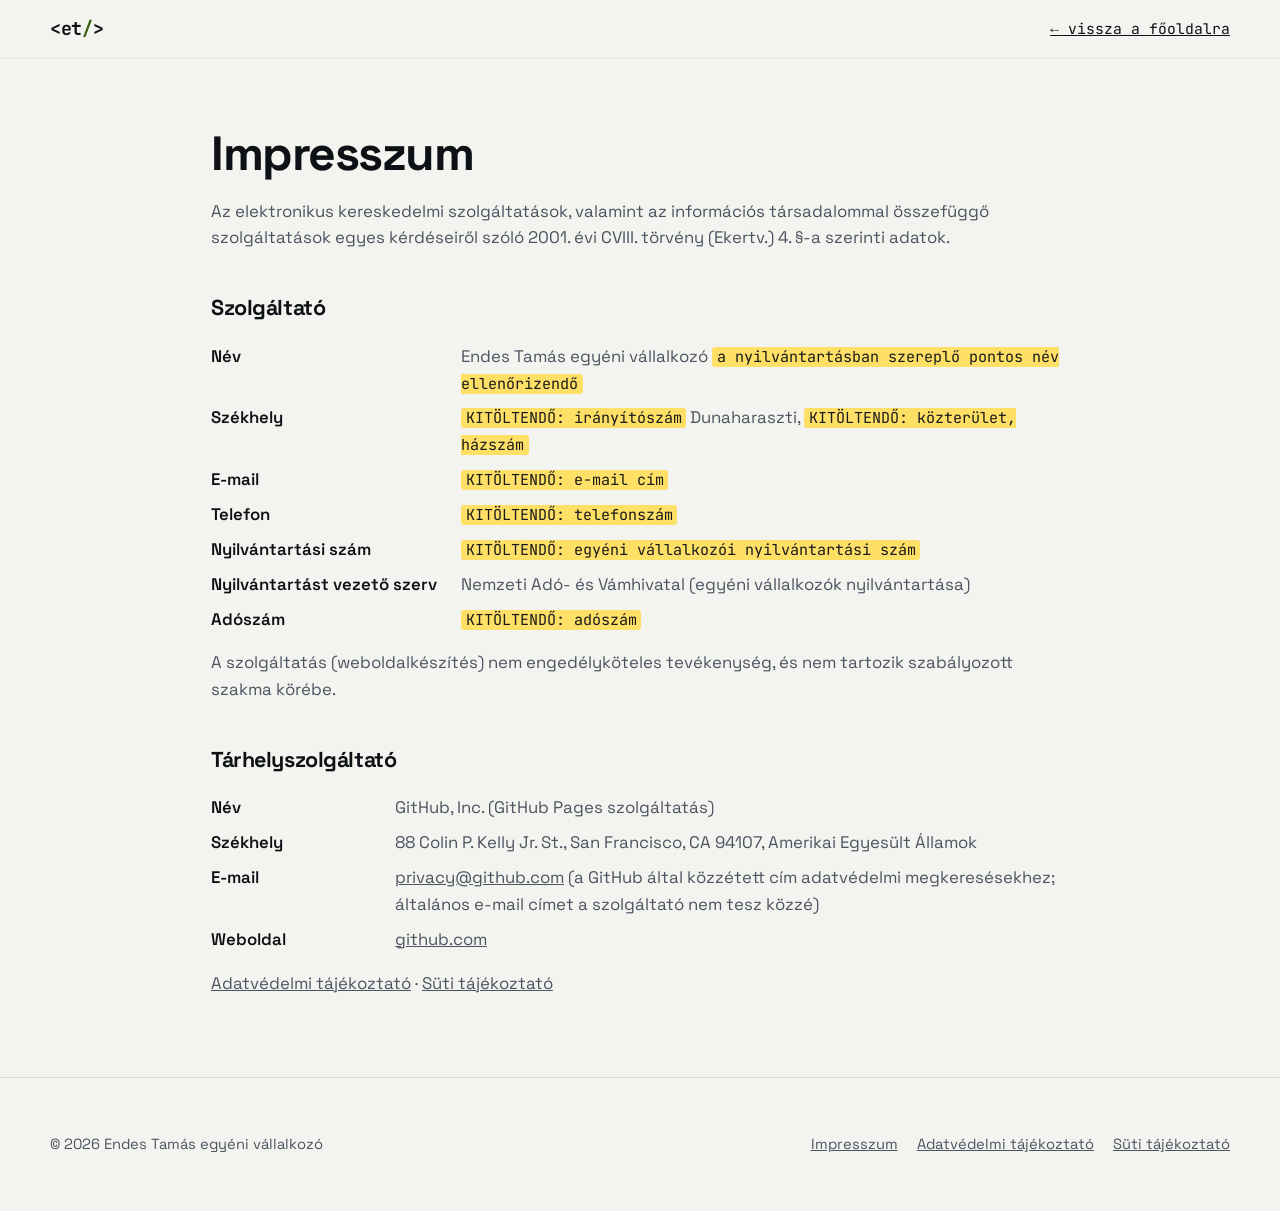
<file: impresszum.html>
<!DOCTYPE html>
<html lang="hu">
<head>
  <!-- Utolsó ellenőrzés: 2026-11-04; alap: Ekertv. (2001. évi CVIII. törvény) 4. §; tárhelyszolgáltató adatai: GitHub General Privacy Statement, docs.github.com/en/site-policy (hatály: 2026-04-27, lekérve 2026-11-04) -->
  <meta charset="utf-8">
  <!-- GitHub Pages: nincs .htaccess, ezért a CSP és a referrer szabály meta címkében, a scriptek előtt.
       A frame-ancestors meta címkében nem működik, a keretbe töltés ellen a js/head.js véd. -->
  <meta http-equiv="Content-Security-Policy" content="default-src 'self'; script-src 'self'; style-src 'self'; img-src 'self' data:; font-src 'self'; connect-src 'self'; object-src 'none'; base-uri 'self'; form-action 'none'">
  <meta name="referrer" content="strict-origin-when-cross-origin">
  <meta name="viewport" content="width=device-width, initial-scale=1">
  <title>Impresszum – Endes Tamás webfejlesztő</title>
  <meta name="description" content="Endes Tamás egyéni vállalkozó webfejlesztő impresszuma.">
  <meta name="robots" content="noindex">
  <link rel="icon" href="favicon.svg" type="image/svg+xml">
  <link rel="stylesheet" href="css/style.css">
  <script src="js/head.js"></script>
</head>
<body>
  <a class="skip-link" href="#tartalom">Ugrás a tartalomra</a>
  <header class="site-header">
    <div class="container site-header__inner">
      <a class="logo" href="index.html" aria-label="Endes Tamás – kezdőlap">&lt;et<span>/</span>&gt;</a>
      <a class="legal__back" href="index.html">← vissza a főoldalra</a>
    </div>
  </header>

  <main id="tartalom" class="legal">
    <div class="container legal__inner">
      <h1>Impresszum</h1>
      <p>Az elektronikus kereskedelmi szolgáltatások, valamint az információs társadalommal összefüggő szolgáltatások egyes kérdéseiről szóló 2001. évi CVIII. törvény (Ekertv.) 4. §-a szerinti adatok.</p>

      <h2>Szolgáltató</h2>
      <dl>
        <dt>Név</dt>
        <dd>Endes Tamás egyéni vállalkozó <span class="todo">a nyilvántartásban szereplő pontos név ellenőrizendő</span></dd>
        <dt>Székhely</dt>
        <dd><span class="todo">KITÖLTENDŐ: irányítószám</span> Dunaharaszti, <span class="todo">KITÖLTENDŐ: közterület, házszám</span></dd>
        <dt>E-mail</dt>
        <dd><span class="todo">KITÖLTENDŐ: e-mail cím</span></dd>
        <dt>Telefon</dt>
        <dd><span class="todo">KITÖLTENDŐ: telefonszám</span></dd>
        <dt>Nyilvántartási szám</dt>
        <dd><span class="todo">KITÖLTENDŐ: egyéni vállalkozói nyilvántartási szám</span></dd>
        <dt>Nyilvántartást vezető szerv</dt>
        <dd>Nemzeti Adó- és Vámhivatal (egyéni vállalkozók nyilvántartása)</dd>
        <dt>Adószám</dt>
        <dd><span class="todo">KITÖLTENDŐ: adószám</span></dd>
      </dl>
      <p>A szolgáltatás (weboldalkészítés) nem engedélyköteles tevékenység, és nem tartozik szabályozott szakma körébe.</p>

      <h2>Tárhelyszolgáltató</h2>
      <dl>
        <dt>Név</dt>
        <dd>GitHub, Inc. (GitHub Pages szolgáltatás)</dd>
        <dt>Székhely</dt>
        <dd>88 Colin P. Kelly Jr. St., San Francisco, CA 94107, Amerikai Egyesült Államok</dd>
        <dt>E-mail</dt>
        <dd><a href="mailto:privacy@github.com">privacy@github.com</a> (a GitHub által közzétett cím adatvédelmi megkeresésekhez; általános e-mail címet a szolgáltató nem tesz közzé)</dd>
        <dt>Weboldal</dt>
        <dd><a href="https://github.com/" rel="noopener noreferrer">github.com</a></dd>
      </dl>

      <p><a href="adatvedelem.html">Adatvédelmi tájékoztató</a> · <a href="sutik.html">Süti tájékoztató</a></p>
    </div>
  </main>

  <footer class="site-footer">
    <div class="container site-footer__inner">
      <p>© 2026 Endes Tamás egyéni vállalkozó</p>
      <ul>
        <li><a href="impresszum.html" aria-current="page">Impresszum</a></li>
        <li><a href="adatvedelem.html">Adatvédelmi tájékoztató</a></li>
        <li><a href="sutik.html">Süti tájékoztató</a></li>
      </ul>
    </div>
  </footer>
</body>
</html>
</file>
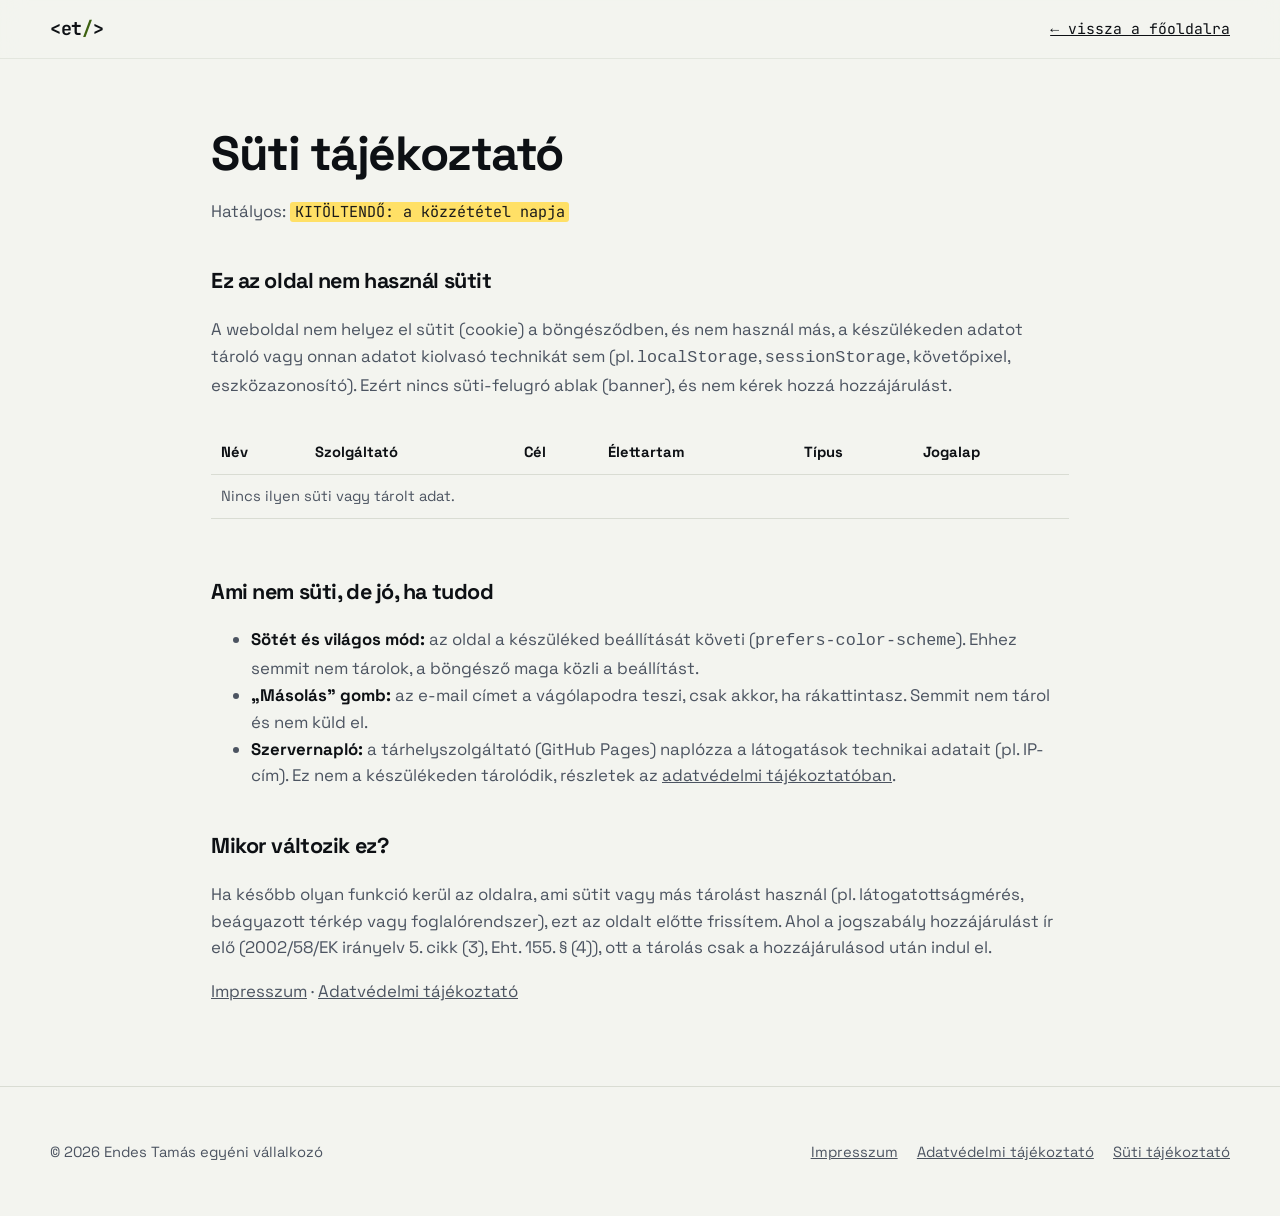
<file: sutik.html>
<!DOCTYPE html>
<html lang="hu">
<head>
  <!-- Utolsó ellenőrzés: 2026-11-04; alap: Eht. (2003. évi C. törvény) 155. § (4), 2002/58/EK irányelv 5. cikk (3), GDPR -->
  <meta charset="utf-8">
  <!-- GitHub Pages: nincs .htaccess, ezért a CSP és a referrer szabály meta címkében, a scriptek előtt.
       A frame-ancestors meta címkében nem működik, a keretbe töltés ellen a js/head.js véd. -->
  <meta http-equiv="Content-Security-Policy" content="default-src 'self'; script-src 'self'; style-src 'self'; img-src 'self' data:; font-src 'self'; connect-src 'self'; object-src 'none'; base-uri 'self'; form-action 'none'">
  <meta name="referrer" content="strict-origin-when-cross-origin">
  <meta name="viewport" content="width=device-width, initial-scale=1">
  <title>Süti tájékoztató – Endes Tamás webfejlesztő</title>
  <meta name="description" content="Endes Tamás webfejlesztő oldala nem használ sütit és nem tárol adatot a böngészőben.">
  <meta name="robots" content="noindex">
  <link rel="icon" href="favicon.svg" type="image/svg+xml">
  <link rel="stylesheet" href="css/style.css">
  <script src="js/head.js"></script>
</head>
<body>
  <a class="skip-link" href="#tartalom">Ugrás a tartalomra</a>
  <header class="site-header">
    <div class="container site-header__inner">
      <a class="logo" href="index.html" aria-label="Endes Tamás – kezdőlap">&lt;et<span>/</span>&gt;</a>
      <a class="legal__back" href="index.html">← vissza a főoldalra</a>
    </div>
  </header>

  <main id="tartalom" class="legal">
    <div class="container legal__inner">
      <h1>Süti tájékoztató</h1>
      <p>Hatályos: <span class="todo">KITÖLTENDŐ: a közzététel napja</span></p>

      <h2>Ez az oldal nem használ sütit</h2>
      <p>A weboldal nem helyez el sütit (cookie) a böngésződben, és nem használ más, a készülékeden adatot tároló vagy onnan adatot kiolvasó technikát sem (pl. <code>localStorage</code>, <code>sessionStorage</code>, követőpixel, eszközazonosító). Ezért nincs süti-felugró ablak (banner), és nem kérek hozzá hozzájárulást.</p>

      <div class="table-wrap">
        <table>
          <caption class="sr-only">Az oldalon használt sütik és tárolt adatok</caption>
          <thead>
            <tr><th scope="col">Név</th><th scope="col">Szolgáltató</th><th scope="col">Cél</th><th scope="col">Élettartam</th><th scope="col">Típus</th><th scope="col">Jogalap</th></tr>
          </thead>
          <tbody>
            <tr><td colspan="6">Nincs ilyen süti vagy tárolt adat.</td></tr>
          </tbody>
        </table>
      </div>

      <h2>Ami nem süti, de jó, ha tudod</h2>
      <ul>
        <li><strong>Sötét és világos mód:</strong> az oldal a készüléked beállítását követi (<code>prefers-color-scheme</code>). Ehhez semmit nem tárolok, a böngésző maga közli a beállítást.</li>
        <li><strong>„Másolás” gomb:</strong> az e-mail címet a vágólapodra teszi, csak akkor, ha rákattintasz. Semmit nem tárol és nem küld el.</li>
        <li><strong>Szervernapló:</strong> a tárhelyszolgáltató (GitHub Pages) naplózza a látogatások technikai adatait (pl. IP-cím). Ez nem a készülékeden tárolódik, részletek az <a href="adatvedelem.html">adatvédelmi tájékoztatóban</a>.</li>
      </ul>

      <h2>Mikor változik ez?</h2>
      <p>Ha később olyan funkció kerül az oldalra, ami sütit vagy más tárolást használ (pl. látogatottságmérés, beágyazott térkép vagy foglalórendszer), ezt az oldalt előtte frissítem. Ahol a jogszabály hozzájárulást ír elő (2002/58/EK irányelv 5. cikk (3), Eht. 155. § (4)), ott a tárolás csak a hozzájárulásod után indul el.</p>

      <p><a href="impresszum.html">Impresszum</a> · <a href="adatvedelem.html">Adatvédelmi tájékoztató</a></p>
    </div>
  </main>

  <footer class="site-footer">
    <div class="container site-footer__inner">
      <p>© 2026 Endes Tamás egyéni vállalkozó</p>
      <ul>
        <li><a href="impresszum.html">Impresszum</a></li>
        <li><a href="adatvedelem.html">Adatvédelmi tájékoztató</a></li>
        <li><a href="sutik.html" aria-current="page">Süti tájékoztató</a></li>
      </ul>
    </div>
  </footer>
</body>
</html>
</file>
<file: css/style.css>
/* ==========================================================================
   Endes Tamás – webfejlesztő | fő stíluslap
   Vizuális irány: „compiler” – sötét IDE-hangulat, lime + ibolya kiemelés.
   Minden szín, betű és térköz a :root változókban van.
   ========================================================================== */

/* ---------- Betűtípusok (saját hosztolás, OFL licenc: fonts/OFL-*.txt) ---------- */
@font-face {
  font-family: "Space Grotesk";
  font-style: normal;
  font-display: swap;
  font-weight: 300 700;
  src: url("../fonts/space-grotesk-latin-ext-wght-normal.woff2") format("woff2");
  unicode-range: U+0100-02BA, U+02BD-02C5, U+02C7-02CC, U+02CE-02D7, U+02DD-02FF, U+0304, U+0308, U+0329, U+1D00-1DBF, U+1E00-1E9F, U+1EF2-1EFF, U+2020, U+20A0-20AB, U+20AD-20C0, U+2113, U+2C60-2C7F, U+A720-A7FF;
}
@font-face {
  font-family: "Space Grotesk";
  font-style: normal;
  font-display: swap;
  font-weight: 300 700;
  src: url("../fonts/space-grotesk-latin-wght-normal.woff2") format("woff2");
  unicode-range: U+0000-00FF, U+0131, U+0152-0153, U+02BB-02BC, U+02C6, U+02DA, U+02DC, U+0304, U+0308, U+0329, U+2000-206F, U+20AC, U+2122, U+2191, U+2193, U+2212, U+2215, U+FEFF, U+FFFD;
}
@font-face {
  font-family: "JetBrains Mono";
  font-style: normal;
  font-display: swap;
  font-weight: 100 800;
  src: url("../fonts/jetbrains-mono-latin-ext-wght-normal.woff2") format("woff2");
  unicode-range: U+0100-02BA, U+02BD-02C5, U+02C7-02CC, U+02CE-02D7, U+02DD-02FF, U+0304, U+0308, U+0329, U+1D00-1DBF, U+1E00-1E9F, U+1EF2-1EFF, U+2020, U+20A0-20AB, U+20AD-20C0, U+2113, U+2C60-2C7F, U+A720-A7FF;
}
@font-face {
  font-family: "JetBrains Mono";
  font-style: normal;
  font-display: swap;
  font-weight: 100 800;
  src: url("../fonts/jetbrains-mono-latin-wght-normal.woff2") format("woff2");
  unicode-range: U+0000-00FF, U+0131, U+0152-0153, U+02BB-02BC, U+02C6, U+02DA, U+02DC, U+0304, U+0308, U+0329, U+2000-206F, U+20AC, U+2122, U+2191, U+2193, U+2212, U+2215, U+FEFF, U+FFFD;
}

/* ---------- Változók: sötét az alap ---------- */
:root {
  color-scheme: dark light;

  --bg: #0b0d10;
  --bg-2: #101318;
  --surface: #151920;
  --surface-2: #1b2029;
  --line: #262c36;
  --text: #e8ecf1;
  --muted: #9aa4b2;
  --accent: #c6ff3d;        /* kitöltés (gomb, jelölő) */
  --accent-text: #c6ff3d;   /* kiemelt szöveg színe */
  --accent-ink: #0b0d10;    /* szöveg a lime háttéren */
  --accent-2: #9d8fff;      /* ibolya másodszín */
  --glow: rgba(198, 255, 61, 0.16);
  --danger: #ff8a8a;

  /* A szerkesztő (IDE) mindkét módban sötét marad */
  --ide-bg: #0f1217;
  --ide-line: #222833;
  --ide-text: #d6dde6;
  --ide-dim: #5d6774;
  --syn-tag: #ff7ab6;
  --syn-attr: #9d8fff;
  --syn-str: #c6ff3d;
  --syn-prop: #6fd3ff;
  --syn-com: #6b7685;

  --font-sans: "Space Grotesk", system-ui, -apple-system, "Segoe UI", sans-serif;
  --font-mono: "JetBrains Mono", ui-monospace, "Cascadia Code", Consolas, monospace;

  --fs-xs: 0.8rem;
  --fs-sm: 0.92rem;
  --fs-md: 1.05rem;
  --fs-lg: clamp(1.2rem, 1rem + 0.8vw, 1.5rem);
  --fs-xl: clamp(1.8rem, 1.2rem + 2.4vw, 3rem);
  --fs-hero: clamp(3rem, 1rem + 9vw, 8.5rem);

  --space-1: 0.5rem;
  --space-2: 1rem;
  --space-3: 1.5rem;
  --space-4: 2.5rem;
  --space-5: 4rem;
  --space-6: clamp(5rem, 3rem + 8vw, 9rem);

  --radius: 14px;
  --radius-sm: 8px;
  --maxw: 1180px;
  --ease: cubic-bezier(0.22, 1, 0.36, 1);
}

/* Világos mód: a rendszert követi, nincs kapcsoló, semmit nem tárolunk */
@media (prefers-color-scheme: light) {
  :root {
    --bg: #f3f4ef;
    --bg-2: #eaece5;
    --surface: #ffffff;
    --surface-2: #f6f7f3;
    --line: #d9dcd3;
    --text: #0d1014;
    --muted: #4c5461;
    --accent: #c6ff3d;
    --accent-text: #3d6110;
    --accent-ink: #0d1014;
    --accent-2: #5b47e0;
    --glow: rgba(91, 71, 224, 0.12);
    --danger: #b3261e;
  }
}

/* ---------- Alapok ---------- */
*,
*::before,
*::after { box-sizing: border-box; }

html {
  scroll-behavior: smooth;
  -webkit-text-size-adjust: 100%;
}

body {
  margin: 0;
  background: var(--bg);
  color: var(--text);
  font-family: var(--font-sans);
  font-size: var(--fs-md);
  line-height: 1.6;
  overflow-x: hidden;
}

/* Ha az oldalt idegen keretbe töltik (js/head.js), nem mutatunk semmit */
.framed body { display: none; }

img { max-width: 100%; height: auto; display: block; }

a { color: inherit; }

::selection { background: var(--accent); color: var(--accent-ink); }

:focus-visible {
  outline: 2px solid var(--accent-2);
  outline-offset: 3px;
  border-radius: 4px;
}

.mono { font-family: var(--font-mono); }

.container {
  width: min(100% - 2.5rem, var(--maxw));
  margin-inline: auto;
}

.skip-link {
  position: absolute;
  left: 1rem;
  top: -4rem;
  z-index: 100;
  padding: 0.6rem 1rem;
  background: var(--accent);
  color: var(--accent-ink);
  font-weight: 600;
  border-radius: var(--radius-sm);
  text-decoration: none;
}
.skip-link:focus { top: 1rem; }

.sr-only {
  position: absolute;
  width: 1px; height: 1px;
  overflow: hidden;
  clip: rect(0 0 0 0);
  white-space: nowrap;
}

/* Kitöltendő adat jelölője – élesítés előtt mindnek el kell tűnnie */
.todo {
  background: #ffe066;
  color: #1a1a1a;
  padding: 0 0.3em;
  border-radius: 3px;
  font-family: var(--font-mono);
  font-size: 0.9em;
}

/* ---------- Görgetés-jelző csík (transform: scaleX) ---------- */
.scroll-progress {
  position: fixed;
  inset: 0 0 auto 0;
  height: 3px;
  z-index: 60;
  background: linear-gradient(90deg, var(--accent), var(--accent-2));
  transform-origin: 0 50%;
  transform: scaleX(0);
}

/* ---------- Fejléc ---------- */
.site-header {
  position: fixed;
  inset: 0 0 auto 0;
  z-index: 50;
  padding-block: 0.9rem;
  background: color-mix(in srgb, var(--bg) 78%, transparent);
  backdrop-filter: blur(12px);
  -webkit-backdrop-filter: blur(12px);
  border-bottom: 1px solid color-mix(in srgb, var(--line) 60%, transparent);
}

.site-header__inner {
  display: flex;
  align-items: center;
  justify-content: space-between;
  gap: var(--space-2);
}

.logo {
  font-family: var(--font-mono);
  font-weight: 700;
  font-size: 1.15rem;
  text-decoration: none;
  letter-spacing: -0.02em;
}
.logo span { color: var(--accent-text); }

.nav__list {
  display: flex;
  gap: 1.6rem;
  list-style: none;
  margin: 0;
  padding: 0;
}

.nav__list a {
  font-family: var(--font-mono);
  font-size: var(--fs-sm);
  text-decoration: none;
  color: var(--muted);
  transition: color 0.2s;
}
.nav__list a:hover,
.nav__list a[aria-current="true"] { color: var(--text); }
.nav__list a::before { content: "./"; color: var(--accent-text); opacity: 0.7; }

.status-pill {
  display: inline-flex;
  align-items: center;
  gap: 0.5rem;
  font-family: var(--font-mono);
  font-size: var(--fs-xs);
  padding: 0.35rem 0.8rem;
  border: 1px solid var(--line);
  border-radius: 99px;
  color: var(--muted);
  white-space: nowrap;
  text-decoration: none;
  transition: border-color 0.2s, color 0.2s;
}
.status-pill:hover { border-color: var(--accent); color: var(--text); }
.status-pill__dot {
  width: 8px; height: 8px;
  border-radius: 50%;
  background: var(--accent);
  box-shadow: 0 0 0 0 var(--accent);
  animation: pulse 2s infinite;
}
@keyframes pulse {
  0% { transform: scale(1); opacity: 1; }
  50% { transform: scale(1.5); opacity: 0.5; }
  100% { transform: scale(1); opacity: 1; }
}

.nav-toggle {
  display: none;
  background: none;
  border: 1px solid var(--line);
  color: var(--text);
  border-radius: var(--radius-sm);
  padding: 0.45rem 0.7rem;
  font: inherit;
  font-family: var(--font-mono);
  font-size: var(--fs-sm);
  cursor: pointer;
}

@media (max-width: 1180px) {
  .status-pill { display: none; }
}

@media (max-width: 1000px) {
  .nav-toggle { display: inline-block; }
  .nav {
    position: absolute;
    inset: 100% 0 auto 0;
    background: var(--bg);
    border-bottom: 1px solid var(--line);
    padding: var(--space-2) 1.25rem var(--space-3);
  }
  .nav__list { flex-direction: column; gap: 0.9rem; }
  .nav__list a { font-size: 1.05rem; }
  /* Menü elrejtése csak JS-sel; JS nélkül nyitva marad */
  .js .nav { display: none; }
  .js .nav.is-open { display: block; }
}

/* ---------- Gombok ---------- */
.btn {
  --btn-bg: var(--accent);
  --btn-fg: var(--accent-ink);
  display: inline-flex;
  align-items: center;
  gap: 0.6rem;
  padding: 0.9rem 1.4rem;
  border-radius: 99px;
  background: var(--btn-bg);
  color: var(--btn-fg);
  font-weight: 600;
  text-decoration: none;
  border: 1px solid transparent;
  cursor: pointer;
  font: inherit;
  font-weight: 600;
  transition: transform 0.3s var(--ease), box-shadow 0.3s var(--ease);
}
.btn:hover { transform: translateY(-2px); box-shadow: 0 10px 30px -10px var(--accent); }
.btn:active { transform: translateY(0) scale(0.98); }
.btn--ghost {
  --btn-bg: transparent;
  --btn-fg: var(--text);
  border-color: var(--line);
}
.btn--ghost:hover { box-shadow: none; border-color: var(--accent-2); }
.btn__arrow { transition: transform 0.3s var(--ease); }
.btn:hover .btn__arrow { transform: translateX(4px); }

/* ---------- Szekció alapok ---------- */
.section { padding-block: var(--space-6); position: relative; }

.section__eyebrow {
  font-family: var(--font-mono);
  font-size: var(--fs-sm);
  color: var(--accent-text);
  margin: 0 0 var(--space-2);
}
.section__eyebrow::before { content: "// "; color: var(--muted); }

.section__title {
  font-size: var(--fs-xl);
  line-height: 1.08;
  letter-spacing: -0.03em;
  margin: 0 0 var(--space-3);
  max-width: 20ch;
}

.section__lead {
  color: var(--muted);
  font-size: var(--fs-lg);
  max-width: 60ch;
  margin: 0;
}

.grad {
  background: linear-gradient(100deg, var(--accent-text), var(--accent-2));
  -webkit-background-clip: text;
  background-clip: text;
  color: transparent;
}

/* ---------- Görgetésre megjelenés (rejtett állapot csak .js-sel) ---------- */
.js .reveal {
  opacity: 0;
  transform: translateY(28px);
  transition: opacity 0.8s var(--ease), transform 0.8s var(--ease);
  transition-delay: var(--delay, 0s);
}
.js .reveal.is-visible { opacity: 1; transform: none; }

/* ---------- HERO ---------- */
.hero {
  position: relative;
  min-height: 100svh;
  display: grid;
  align-items: center;
  padding-top: 7rem;
  padding-bottom: var(--space-5);
  overflow: hidden;
  isolation: isolate;
}

.hero__canvas {
  position: absolute;
  inset: 0;
  width: 100%;
  height: 100%;
  z-index: -1;
  pointer-events: none;
}

/* Halvány ragyogás a háttérben */
.hero::after {
  content: "";
  position: absolute;
  z-index: -2;
  width: 60vmax;
  height: 60vmax;
  right: -20vmax;
  top: -20vmax;
  background: radial-gradient(circle, var(--glow), transparent 60%);
}

.hero__grid {
  display: grid;
  grid-template-columns: 1.25fr 1fr;
  gap: var(--space-5);
  align-items: center;
}

.hero__prompt {
  font-family: var(--font-mono);
  color: var(--muted);
  font-size: var(--fs-sm);
  margin: 0 0 var(--space-2);
}
.hero__prompt b { color: var(--accent-text); font-weight: 500; }

.hero__title {
  font-size: var(--fs-hero);
  line-height: 0.9;
  letter-spacing: -0.055em;
  margin: 0 0 var(--space-3);
  font-weight: 700;
}
.hero__title-line { display: block; }
.hero__title-line--accent { color: var(--accent-text); }

.hero__sub {
  font-size: var(--fs-lg);
  color: var(--muted);
  max-width: 34ch;
  margin: 0 0 var(--space-4);
}
.hero__sub strong { color: var(--text); font-weight: 600; }

.hero__actions { display: flex; flex-wrap: wrap; gap: var(--space-2); }

/* Terminál ablak */
.terminal {
  background: var(--ide-bg);
  border: 1px solid var(--ide-line);
  border-radius: var(--radius);
  box-shadow: 0 40px 80px -30px rgba(0, 0, 0, 0.6);
  font-family: var(--font-mono);
  font-size: 0.85rem;
  color: var(--ide-text);
  overflow: hidden;
}
.terminal__bar {
  display: flex;
  align-items: center;
  gap: 0.45rem;
  padding: 0.7rem 0.9rem;
  border-bottom: 1px solid var(--ide-line);
  color: var(--ide-dim);
  font-size: var(--fs-xs);
}
.terminal__bar i {
  width: 11px; height: 11px;
  border-radius: 50%;
  background: #3a404b;
  display: inline-block;
}
.terminal__bar i:nth-child(1) { background: #ff5f57; }
.terminal__bar i:nth-child(2) { background: #febc2e; }
.terminal__bar i:nth-child(3) { background: #28c840; }
.terminal__bar span { margin-left: auto; }
.terminal__body {
  margin: 0;
  padding: 1.1rem 1.1rem 1.4rem;
  min-height: 17.5rem;
  white-space: pre-wrap;
  line-height: 1.75;
}
.terminal__body .t-cmd { color: var(--ide-text); }
.terminal__body .t-cmd::before { content: "$ "; color: var(--syn-str); }
.terminal__body .t-out { color: var(--ide-dim); }
.terminal__body .t-ok { color: var(--syn-str); }
.caret {
  display: inline-block;
  width: 0.6em;
  height: 1.1em;
  vertical-align: -0.2em;
  background: var(--syn-str);
  animation: blink 1s steps(1) infinite;
}
@keyframes blink { 50% { opacity: 0; } }

.hero__scroll {
  position: absolute;
  left: 50%;
  bottom: 1.5rem;
  transform: translateX(-50%);
  font-family: var(--font-mono);
  font-size: var(--fs-xs);
  color: var(--muted);
  text-decoration: none;
  display: flex;
  flex-direction: column;
  align-items: center;
  gap: 0.4rem;
}
.hero__scroll::after {
  content: "";
  width: 1px;
  height: 36px;
  background: linear-gradient(var(--accent-text), transparent);
  animation: drip 1.8s var(--ease) infinite;
  transform-origin: top;
}
@keyframes drip {
  0% { transform: scaleY(0); opacity: 1; }
  70% { transform: scaleY(1); opacity: 1; }
  100% { transform: scaleY(1); opacity: 0; }
}

@media (max-width: 900px) {
  .hero__grid { grid-template-columns: 1fr; gap: var(--space-4); }
  .hero__scroll { display: none; }
}

/* ---------- Futószalag (tech stack) ---------- */
.marquee {
  border-block: 1px solid var(--line);
  background: var(--bg-2);
  overflow: hidden;
  padding-block: 1.1rem;
}
.marquee__track {
  display: flex;
  width: max-content;
  animation: marquee 38s linear infinite;
}
.marquee__list {
  display: flex;
  gap: 3rem;
  padding-right: 3rem;
  margin: 0;
  list-style: none;
  font-family: var(--font-mono);
  font-size: 1rem;
  color: var(--muted);
  white-space: nowrap;
}
.marquee__list li::before { content: "◆ "; color: var(--accent-text); font-size: 0.7em; vertical-align: 0.15em; }
.marquee:hover .marquee__track { animation-play-state: paused; }
@keyframes marquee { to { transform: translateX(-50%); } }

/* ---------- RÓLAM ---------- */
.about__grid {
  display: grid;
  grid-template-columns: 0.85fr 1.15fr;
  gap: var(--space-5);
  align-items: center;
}

.portrait {
  position: relative;
  aspect-ratio: 4 / 5;
  max-width: 420px;
  width: 100%;
}
/* Kódzárójel-keret a fotó körül */
.portrait::before,
.portrait::after {
  position: absolute;
  font-family: var(--font-mono);
  font-size: clamp(4rem, 3rem + 4vw, 7rem);
  line-height: 1;
  color: var(--accent-text);
  z-index: 2;
}
.portrait::before { content: "{"; left: -0.45em; top: -0.1em; }
.portrait::after { content: "}"; right: -0.45em; bottom: -0.1em; color: var(--accent-2); }

.portrait__frame {
  position: absolute;
  inset: 0;
  border-radius: var(--radius);
  overflow: hidden;
  border: 1px solid var(--line);
  background:
    repeating-linear-gradient(135deg, var(--surface) 0 14px, var(--surface-2) 14px 28px);
}
.portrait__frame img { width: 100%; height: 100%; object-fit: cover; }

/* Helyőrző, amíg nincs fotó */
.portrait__placeholder {
  position: absolute;
  inset: 0;
  display: grid;
  place-content: center;
  text-align: center;
  gap: 0.4rem;
  font-family: var(--font-mono);
  color: var(--muted);
  font-size: var(--fs-sm);
}
.portrait__placeholder b {
  font-size: 4.5rem;
  line-height: 1;
  color: var(--text);
  letter-spacing: -0.05em;
}

.about__text p { color: var(--muted); margin: 0 0 var(--space-2); max-width: 58ch; }
.about__text p strong { color: var(--text); font-weight: 600; }

.stats {
  display: grid;
  grid-template-columns: repeat(3, 1fr);
  gap: var(--space-2);
  margin-top: var(--space-4);
  padding: 0;
  list-style: none;
}
.stat {
  padding: var(--space-2);
  border: 1px solid var(--line);
  border-radius: var(--radius-sm);
  background: var(--surface);
}
.stat__num {
  display: block;
  font-size: clamp(1.8rem, 1.3rem + 1.6vw, 2.6rem);
  font-weight: 700;
  letter-spacing: -0.04em;
  line-height: 1.1;
  color: var(--accent-text);
}
.stat__label { font-size: var(--fs-xs); color: var(--muted); font-family: var(--font-mono); }

@media (max-width: 860px) {
  .about__grid { grid-template-columns: 1fr; }
  .portrait { max-width: 320px; margin-inline: auto; }
}
@media (max-width: 480px) {
  .stats { grid-template-columns: 1fr; }
}

/* ---------- TANULMÁNYOK: git log idővonal ---------- */
.gitlog {
  position: relative;
  margin: var(--space-5) 0 0;
  padding: 0 0 0 2.4rem;
  list-style: none;
}
/* A függőleges vonal görgetésre „rajzolódik ki” (scaleY) */
.gitlog::before {
  content: "";
  position: absolute;
  left: 0.55rem;
  top: 0.4rem;
  bottom: 0.4rem;
  width: 2px;
  background: linear-gradient(var(--accent), var(--accent-2));
  transform-origin: top;
  transform: scaleY(var(--line-progress, 1));
}
.js .gitlog::before { transform: scaleY(var(--line-progress, 0)); }

.commit {
  position: relative;
  padding: var(--space-3);
  border: 1px solid var(--line);
  border-radius: var(--radius);
  background: var(--surface);
  margin-bottom: var(--space-3);
}
.commit::before {
  content: "";
  position: absolute;
  left: calc(-2.4rem + 0.15rem);
  top: 1.8rem;
  width: 0.9rem;
  height: 0.9rem;
  border-radius: 50%;
  background: var(--bg);
  border: 2px solid var(--accent);
}
.commit--head::before { background: var(--accent); box-shadow: 0 0 0 6px var(--glow); }

.commit__meta {
  display: flex;
  flex-wrap: wrap;
  gap: 0.4rem 1rem;
  font-family: var(--font-mono);
  font-size: var(--fs-xs);
  color: var(--muted);
  margin-bottom: 0.6rem;
}
.commit__hash { color: #e8b04a; }
.commit__ref {
  color: var(--accent-ink);
  background: var(--accent);
  padding: 0 0.45rem;
  border-radius: 4px;
  font-weight: 600;
}
.commit__ref--tag { background: var(--accent-2); color: #fff; }
.commit__title { font-size: var(--fs-lg); margin: 0 0 0.3rem; letter-spacing: -0.02em; line-height: 1.3; }
.commit__school { color: var(--muted); margin: 0 0 var(--space-2); }
.commit__body { margin: 0; color: var(--muted); font-size: var(--fs-sm); }

.tags { display: flex; flex-wrap: wrap; gap: 0.45rem; padding: 0; margin: var(--space-2) 0 0; list-style: none; }
.tags li {
  font-family: var(--font-mono);
  font-size: var(--fs-xs);
  padding: 0.25rem 0.6rem;
  border: 1px solid var(--line);
  border-radius: 99px;
  color: var(--text);
  background: var(--surface-2);
}

/* ---------- Egérkövető kurzorgyűrű ----------
   A JS hozza létre, csak egérrel (finom mutatóval) és mozgáscsökkentés nélkül.
   A pozíciót a JS transformmal állítja, a gyűrű méretét scale-lel változtatjuk. */
.cursor {
  position: fixed;
  left: 0;
  top: 0;
  z-index: 90;
  width: 0;
  height: 0;
  pointer-events: none;
  transition: opacity 0.3s;
}
.cursor__ring {
  position: absolute;
  left: -16px;
  top: -16px;
  width: 32px;
  height: 32px;
  border: 1.5px solid var(--accent-2);
  border-radius: 50%;
  transition: transform 0.35s var(--ease), background-color 0.25s, border-color 0.25s;
}
.cursor.is-hover .cursor__ring {
  transform: scale(1.7);
  border-color: var(--accent);
  background: color-mix(in srgb, var(--accent) 14%, transparent);
}
.cursor.has-label .cursor__ring {
  transform: scale(2.8);
  border-color: var(--accent);
  background: var(--accent);
}
.cursor__label {
  position: absolute;
  transform: translate(-50%, -50%);
  font: 600 0.72rem var(--font-mono);
  color: var(--accent-ink);
  white-space: nowrap;
  opacity: 0;
  transition: opacity 0.2s;
}
.cursor.has-label .cursor__label { opacity: 1; }
.cursor.is-hidden { opacity: 0; }

/* ---------- Hero: lebegő kódcímkék ----------
   A külső elem mozdul az egérrel (JS, transform), a belső lebeg (CSS animáció),
   így a kettő nem írja felül egymást. */
.chips { position: absolute; inset: 0; z-index: -1; pointer-events: none; }
.chip { position: absolute; will-change: transform; }
.chip > span {
  display: inline-block;
  font-family: var(--font-mono);
  font-size: 0.8rem;
  padding: 0.35rem 0.7rem;
  border: 1px solid var(--line);
  border-radius: 8px;
  background: color-mix(in srgb, var(--surface) 85%, transparent);
  color: var(--muted);
  animation: float 6s ease-in-out infinite;
}
.chip--1 { top: 15%; left: 44%; }
.chip--2 { top: 11%; right: 6%; }
.chip--2 > span { color: var(--accent-text); animation-delay: -1s; }
.chip--3 { bottom: 13%; left: 50%; }
.chip--3 > span { color: var(--accent-text); border-color: color-mix(in srgb, var(--accent) 40%, var(--line)); animation-delay: -2.5s; }
.chip--4 { bottom: 9%; right: 9%; }
.chip--4 > span { color: var(--accent-2); animation-delay: -4s; }
.chip--5 { top: 12%; left: 27%; }
.chip--5 > span { animation-delay: -3s; }
.chip--6 { bottom: 5%; left: 28%; }
.chip--6 > span { animation-delay: -1.8s; }
@keyframes float {
  50% { transform: translateY(-10px) rotate(-2deg); }
}
@media (max-width: 900px) {
  .chip--1, .chip--3, .chip--5, .chip--6 { display: none; }
  .chip--2 { top: 5.5rem; }
}

/* ---------- Szavanként beúszó címek ([data-split], a JS bontja szavakra) ---------- */
.js [data-split] .w {
  display: inline-block;
  overflow: hidden;
  vertical-align: top;
  padding-bottom: 0.1em;
  margin-bottom: -0.1em;
}
.js [data-split] .w__in {
  display: inline-block;
  transform: translateY(110%);
  transition: transform 0.85s var(--ease);
  transition-delay: calc(var(--i, 0) * 45ms);
}
.js [data-split].is-visible .w__in { transform: none; }

/* ---------- Görgetésre csúszó óriásfelirat ---------- */
.band {
  overflow: hidden;
  padding-block: var(--space-3);
  border-block: 1px solid var(--line);
}
.band__row {
  margin: 0;
  white-space: nowrap;
  font-size: clamp(3rem, 1.6rem + 6vw, 7.5rem);
  font-weight: 700;
  letter-spacing: -0.045em;
  line-height: 1.05;
  will-change: transform;
}
.band__row--outline {
  color: transparent;
  -webkit-text-stroke: 1.5px var(--accent-2);
}

/* ---------- Közös: egérkövető fényfolt és Figma-szerű kijelölés ---------- */
.reason::before,
.plan::before {
  content: "";
  position: absolute;
  inset: 0;
  border-radius: inherit;
  background: radial-gradient(380px circle at var(--mx, 50%) var(--my, 0%), var(--glow), transparent 45%);
  opacity: 0;
  transition: opacity 0.3s;
  pointer-events: none;
}
.reason:hover::before,
.plan:hover::before { opacity: 1; }

/* Kijelölőkeret sarokfogantyúkkal, mint egy tervezőprogramban */
[data-select] { position: relative; }
[data-select]::after {
  content: "";
  position: absolute;
  inset: -7px;
  border: 1.5px solid var(--accent-2);
  border-radius: calc(var(--radius) + 5px);
  pointer-events: none;
  opacity: 0;
  transition: opacity 0.25s, inset 0.35s var(--ease);
  background:
    linear-gradient(var(--accent-2), var(--accent-2)) 0 0 / 9px 9px no-repeat,
    linear-gradient(var(--accent-2), var(--accent-2)) 100% 0 / 9px 9px no-repeat,
    linear-gradient(var(--accent-2), var(--accent-2)) 0 100% / 9px 9px no-repeat,
    linear-gradient(var(--accent-2), var(--accent-2)) 100% 100% / 9px 9px no-repeat;
}
[data-select]:hover::after,
[data-select]:focus-visible::after { opacity: 1; inset: -10px; }
/* Méretcímke (pl. „352 × 498”), a JS teszi bele */
.sel-size {
  position: absolute;
  left: 50%;
  bottom: -2.2rem;
  transform: translate(-50%, 4px);
  font: 600 0.7rem var(--font-mono);
  color: #fff;
  background: var(--accent-2);
  padding: 0.15rem 0.45rem;
  border-radius: 4px;
  opacity: 0;
  transition: opacity 0.25s, transform 0.25s var(--ease);
  pointer-events: none;
  white-space: nowrap;
  z-index: 3;
}
[data-select]:hover .sel-size { opacity: 1; transform: translate(-50%, 0); }

/* ---------- MIÉRT SAJÁT HONLAP ---------- */
.reasons {
  list-style: none;
  padding: 0;
  margin: var(--space-5) 0 0;
  display: grid;
  grid-template-columns: repeat(auto-fit, minmax(min(100%, 250px), 1fr));
  gap: var(--space-2);
}
.reason {
  position: relative;
  padding: var(--space-3);
  border: 1px solid var(--line);
  border-radius: var(--radius);
  background: var(--surface);
}
.reason__num {
  display: block;
  font-family: var(--font-mono);
  font-size: 3.2rem;
  font-weight: 700;
  line-height: 1;
  color: transparent;
  -webkit-text-stroke: 1px var(--accent-2);
  margin-bottom: var(--space-2);
  transition: color 0.4s;
}
.reason:hover .reason__num { color: var(--accent-2); }
.reason h3 { margin: 0 0 0.4rem; font-size: 1.2rem; letter-spacing: -0.02em; }
.reason p { margin: 0; color: var(--muted); font-size: var(--fs-sm); }

/* ---------- ÁRAK ---------- */
.plans {
  display: grid;
  grid-template-columns: repeat(3, 1fr);
  gap: var(--space-3);
  margin-top: var(--space-5);
}
.plan {
  position: relative;
  display: flex;
  flex-direction: column;
  padding: var(--space-4) var(--space-3) var(--space-3);
  border: 1px solid var(--line);
  border-radius: var(--radius);
  background: var(--surface);
}
/* Kiemelt csomag: körbefutó színes keret. Két háttérréteg: a belső (padding-box)
   a kártya, a külső (border-box) a forgó színátmenet, ami a keretben látszik. */
@property --angle {
  syntax: "<angle>";
  initial-value: 0deg;
  inherits: false;
}
.plan--featured {
  border: 1.5px solid transparent;
  background:
    linear-gradient(180deg, color-mix(in srgb, var(--accent) 8%, var(--surface)), var(--surface) 60%) padding-box,
    conic-gradient(from var(--angle), var(--accent), var(--accent-2), var(--line) 35%, var(--line) 65%, var(--accent)) border-box;
  animation: spin-border 6s linear infinite;
}
@keyframes spin-border { to { --angle: 360deg; } }
.plan__tag {
  display: flex;
  flex-wrap: wrap;
  align-items: center;
  gap: 0.5rem;
  margin: 0 0 0.8rem;
  font-family: var(--font-mono);
  font-size: var(--fs-xs);
  color: var(--muted);
}
.plan__badge {
  background: var(--accent);
  color: var(--accent-ink);
  padding: 0.05rem 0.55rem;
  border-radius: 99px;
  font-weight: 600;
}
.plan h3 { margin: 0 0 0.5rem; font-size: 1.4rem; letter-spacing: -0.02em; line-height: 1.2; }
.plan__desc { margin: 0 0 var(--space-3); color: var(--muted); font-size: var(--fs-sm); }
.plan__price {
  margin: 0 0 var(--space-3);
  font-size: clamp(2.2rem, 1.6rem + 2vw, 3rem);
  font-weight: 700;
  letter-spacing: -0.04em;
  line-height: 1;
  font-variant-numeric: tabular-nums;
}
.plan__price > span:first-child { color: var(--accent-text); }
.plan__from { margin-left: 0.15rem; font-size: 1rem; font-weight: 500; letter-spacing: 0; color: var(--muted); }
.plan__list {
  list-style: none;
  margin: auto 0 0;
  padding: var(--space-2) 0 0;
  border-top: 1px dashed var(--line);
  font-size: var(--fs-sm);
}
.plan__list li { position: relative; padding: 0.3rem 0 0.3rem 1.4rem; }
.plan__list li::before { content: "✓"; position: absolute; left: 0; color: var(--accent-text); font-family: var(--font-mono); }

.extras { list-style: none; margin: var(--space-2) 0 0; padding: 0; display: grid; gap: var(--space-2); }
.extras li {
  display: flex;
  justify-content: space-between;
  align-items: baseline;
  gap: 1rem;
  padding-bottom: var(--space-2);
  border-bottom: 1px dashed var(--line);
}
.extras span { font-weight: 600; line-height: 1.35; }
.extras small { display: block; font-weight: 400; font-size: var(--fs-xs); color: var(--muted); }
.extras__photo { position: relative; }
.extras__photo::after {
  content: "";
  position: absolute;
  inset: -0.4rem -0.6rem 0.4rem;
  border-radius: 8px;
  background: #fff;
  opacity: 0;
  pointer-events: none;
}
.extras__photo:hover::after { animation: flash 0.6s ease-out; }
@keyframes flash { 10% { opacity: 0.55; } 100% { opacity: 0; } }
.extras__cam { display: inline-block; color: var(--accent-text); transition: transform 0.4s var(--ease); }
.extras__photo:hover .extras__cam { transform: scale(1.35) rotate(-12deg); }
.extras b { font-family: var(--font-mono); font-size: var(--fs-sm); color: var(--accent-text); white-space: nowrap; }

.pricing-more {
  display: grid;
  grid-template-columns: repeat(auto-fit, minmax(min(100%, 300px), 1fr));
  gap: var(--space-2);
  margin-top: var(--space-4);
}
.info-box {
  padding: var(--space-3);
  border: 1px solid var(--line);
  border-radius: var(--radius);
  background: var(--bg-2);
}
.info-box h3 { margin: 0 0 0.6rem; font-size: 1.1rem; letter-spacing: -0.01em; }
.info-box h3 .mono { color: var(--accent-text); font-size: 0.85em; }
.info-box p,
.info-box ul { margin: 0; color: var(--muted); font-size: var(--fs-sm); }
.info-box ul { padding-left: 1.1rem; }
.info-box li { padding: 0.15rem 0; }
.info-box b { color: var(--text); font-weight: 600; }

@media (max-width: 980px) {
  .plans { grid-template-columns: 1fr; max-width: 560px; }
}

/* ---------- ÉLŐ BUILD (görgetésre felépülő oldal) ----------
   Működés: a .build__track magas (sok görgetés), benne a .build__sticky
   „ragad” a képernyőn. A JS a görgetés arányából kiszámolja az aktuális
   lépést, és az adott lépésig minden [data-step] elemre rárakja az .is-on
   osztályt. JS nélkül vagy csökkentett mozgásnál minden látszik. */
.build { padding-block: var(--space-6) 0; }

.build__track { position: relative; }
.js .build__track { height: 420vh; }

.build__sticky {
  padding-block: var(--space-4);
}
.js .build__sticky {
  position: sticky;
  top: 0;
  height: 100vh;
  height: 100svh;
  display: flex;
  flex-direction: column;
  justify-content: center;
  padding-block: 4.5rem 1.5rem;
}

.build__head {
  display: flex;
  justify-content: space-between;
  align-items: end;
  gap: var(--space-2);
  margin-bottom: var(--space-3);
}
.build__head .section__title { margin: 0; }
.build__step-label {
  font-family: var(--font-mono);
  font-size: var(--fs-sm);
  color: var(--muted);
  text-align: right;
  min-width: 14ch;
}
.build__step-label b { color: var(--accent-text); font-weight: 600; display: block; }

.build__stage {
  display: grid;
  grid-template-columns: 1fr 1fr;
  gap: var(--space-2);
  min-height: 0;
  flex: 0 1 auto;
}

.build__progress {
  height: 3px;
  background: var(--line);
  border-radius: 3px;
  overflow: hidden;
  margin-top: var(--space-2);
}
.build__progress span {
  display: block;
  height: 100%;
  background: linear-gradient(90deg, var(--accent), var(--accent-2));
  transform-origin: 0 50%;
  transform: scaleX(1);
}
.js .build__progress span { transform: scaleX(0); }

/* Szerkesztő */
.editor {
  background: var(--ide-bg);
  border: 1px solid var(--ide-line);
  border-radius: var(--radius);
  overflow: hidden;
  display: flex;
  flex-direction: column;
  min-height: 0;
}
.editor__tabs {
  display: flex;
  font-family: var(--font-mono);
  font-size: var(--fs-xs);
  border-bottom: 1px solid var(--ide-line);
  color: var(--ide-dim);
}
.editor__tabs span { padding: 0.6rem 1rem; border-right: 1px solid var(--ide-line); }
.editor__tabs span:first-child { color: var(--ide-text); background: #151a21; box-shadow: inset 0 -2px 0 var(--syn-str); }

.code {
  margin: 0;
  padding: 0.9rem 0;
  font-family: var(--font-mono);
  font-size: clamp(0.66rem, 0.55rem + 0.35vw, 0.84rem);
  line-height: 1.65;
  color: var(--ide-text);
  overflow: hidden;
  counter-reset: ln;
  /* kitölti a szerkesztőt; a JS ezen belül görget az új sorokhoz */
  flex: 1;
  min-height: 0;
  position: relative;
}
.code .ln {
  display: block;
  padding: 0 1rem 0 3.2rem;
  position: relative;
  white-space: pre;
}
.code .ln::before {
  counter-increment: ln;
  content: counter(ln);
  position: absolute;
  left: 0;
  width: 2.2rem;
  text-align: right;
  color: var(--ide-dim);
}
/* JS-sel a még meg nem írt sorok rejtve */
.js .code .ln[data-step] {
  opacity: 0;
  transform: translateX(-10px);
  transition: opacity 0.35s var(--ease), transform 0.35s var(--ease);
}
.js .code .ln[data-step].is-on { opacity: 1; transform: none; }
/* Az épp most megírt sorok kiemelése */
.code .ln.is-new { background: rgba(198, 255, 61, 0.07); }
.code .ln.is-new::after {
  content: "";
  position: absolute;
  left: 0; top: 0; bottom: 0;
  width: 2px;
  background: var(--syn-str);
}

.c-tag { color: var(--syn-tag); }
.c-attr { color: var(--syn-attr); }
.c-str { color: var(--syn-str); }
.c-prop { color: var(--syn-prop); }
.c-com { color: var(--syn-com); font-style: italic; }

/* Böngésző-ablak a demó oldallal */
.browser {
  border: 1px solid var(--line);
  border-radius: var(--radius);
  overflow: hidden;
  background: var(--surface);
  display: flex;
  flex-direction: column;
  min-height: 0;
}
.browser__bar {
  display: flex;
  align-items: center;
  gap: 0.6rem;
  padding: 0.55rem 0.8rem;
  border-bottom: 1px solid var(--line);
  background: var(--surface-2);
}
.browser__dots { display: flex; gap: 0.35rem; }
.browser__dots i { width: 10px; height: 10px; border-radius: 50%; background: var(--line); display: block; }
.browser__url {
  flex: 1;
  font-family: var(--font-mono);
  font-size: var(--fs-xs);
  color: var(--muted);
  background: var(--bg);
  border-radius: 99px;
  padding: 0.25rem 0.8rem;
  display: flex;
  align-items: center;
  gap: 0.4rem;
  min-width: 0;
  overflow: hidden;
  white-space: nowrap;
}
.browser__lock { color: var(--muted); }
.browser__lock.is-on { color: #1aa35a; }
.browser__live {
  font-family: var(--font-mono);
  font-size: var(--fs-xs);
  padding: 0.15rem 0.55rem;
  border-radius: 99px;
  background: #1aa35a;
  color: #fff;
}

/* A demo „Mokka” oldal – saját, meleg színvilággal */
.demo {
  --d-bg: #ffffff;
  --d-text: #222;
  --d-brand: #3a1f2b;
  --d-accent: #f2a7b8;
  position: relative;
  flex: 1;
  background: var(--d-bg);
  color: var(--d-text);
  font-family: Georgia, "Times New Roman", serif;
  padding: 0.9rem 1rem 1.1rem;
  overflow: hidden;
  min-height: 300px;
}
/* A témaréteg átúsztatása opacity-vel (step 5) */
.demo__theme {
  position: absolute;
  inset: 0;
  background:
    radial-gradient(circle at 85% 15%, rgba(242, 167, 184, 0.45), transparent 45%),
    linear-gradient(160deg, #3a1f2b, #5c2f44);
  opacity: 0;
  transition: opacity 0.6s var(--ease);
}
.demo__theme.is-on { opacity: 1; }
.demo > *:not(.demo__theme) { position: relative; }

.demo__nav {
  display: flex;
  justify-content: space-between;
  align-items: center;
  font-size: 0.85rem;
  padding-bottom: 0.7rem;
  margin-bottom: 1rem;
  border-bottom: 1px solid rgba(0, 0, 0, 0.12);
}
.demo__logo { font-weight: 700; font-style: italic; font-size: 1.1rem; }
.demo__links { display: flex; gap: 0.8rem; font-family: var(--font-sans); font-size: 0.75rem; }

.demo__h1 {
  margin: 0 0 0.8rem;
  font-size: clamp(1.2rem, 0.8rem + 1.5vw, 2rem);
  line-height: 1.1;
  font-weight: 400;
  max-width: 14ch;
}
.demo__btn {
  display: inline-block;
  font-family: var(--font-sans);
  font-size: 0.8rem;
  padding: 0.45rem 0.9rem;
  border: 1px solid #222;
  margin-bottom: 1.2rem;
}

.demo__cards {
  display: grid;
  grid-template-columns: repeat(3, 1fr);
  gap: 0.5rem;
}
.demo__card {
  border: 1px solid rgba(0, 0, 0, 0.15);
  padding: 0.55rem;
  font-size: 0.78rem;
  line-height: 1.3;
}
.demo__card b { display: block; font-family: var(--font-sans); margin-top: 0.25rem; }

/* step 5 után a demo „megkapja” a témát: színek váltanak */
.demo.is-themed { --d-text: #fbeef1; }
.demo.is-themed .demo__nav { border-color: rgba(255, 255, 255, 0.18); }
.demo.is-themed .demo__btn { background: var(--d-accent); border-color: var(--d-accent); color: #3a1f2b; border-radius: 99px; }
.demo.is-themed .demo__card { background: rgba(255, 255, 255, 0.08); border-color: rgba(255, 255, 255, 0.15); border-radius: 8px; }
.demo.is-themed .demo__card b { color: var(--d-accent); }
.demo, .demo__btn, .demo__card, .demo__nav { transition: color 0.5s, background-color 0.5s, border-color 0.5s; }

/* JS-sel a demó elemei lépésenként jelennek meg */
.js .demo [data-step] {
  opacity: 0;
  transform: translateY(10px);
  transition: opacity 0.45s var(--ease), transform 0.45s var(--ease);
}
.js .demo [data-step].is-on { opacity: 1; transform: none; }
/* step 7: a kártyák „beúsznak” egymás után */
.js .demo__cards.is-animated .demo__card { animation: rise 0.7s var(--ease) both; }
.js .demo__cards.is-animated .demo__card:nth-child(2) { animation-delay: 0.1s; }
.js .demo__cards.is-animated .demo__card:nth-child(3) { animation-delay: 0.2s; }
@keyframes rise {
  from { opacity: 0; transform: translateY(18px) scale(0.96); }
  to { opacity: 1; transform: none; }
}
.js .browser__live { opacity: 0; transform: scale(0.8); transition: opacity 0.3s, transform 0.3s var(--ease); }
.js .browser__live.is-on { opacity: 1; transform: none; }

.build__note { margin-top: var(--space-1); font-size: var(--fs-xs); color: var(--muted); font-family: var(--font-mono); }

@media (max-width: 860px) {
  .build__stage { grid-template-columns: 1fr; }
  .build__head .section__title { font-size: 1.6rem; }
  /* Mobilon a kód rövidebb ablakban, alul a demó */
  .js .build__sticky { padding-top: 4.2rem; padding-bottom: 0.8rem; }
  .js .editor { max-height: 30svh; }
  .build__head { margin-bottom: var(--space-2); }
  .demo { min-height: 0; padding: 0.7rem 0.8rem 0.9rem; }
  .demo__nav { margin-bottom: 0.6rem; padding-bottom: 0.5rem; }
  .demo__btn { margin-bottom: 0.8rem; }
  .demo__cards { grid-template-columns: repeat(3, 1fr); }
  .build__step-label { min-width: 0; }
}

/* ---------- FOLYAMAT ---------- */
.steps {
  display: grid;
  grid-template-columns: repeat(3, 1fr);
  gap: var(--space-4) var(--space-3);
  margin: var(--space-5) 0 0;
  padding: 0;
  list-style: none;
  counter-reset: step;
}
.step {
  position: relative;
  padding-top: var(--space-3);
  border-top: 1px solid var(--line);
}
.step::before {
  counter-increment: step;
  content: "0" counter(step);
  font-family: var(--font-mono);
  font-size: 3rem;
  font-weight: 700;
  letter-spacing: -0.05em;
  color: transparent;
  -webkit-text-stroke: 1px var(--muted);
  display: block;
  line-height: 1;
  margin-bottom: var(--space-2);
}
.step::after {
  content: "";
  position: absolute;
  top: -1px;
  left: 0;
  width: 100%;
  height: 1px;
  background: var(--accent);
  transform-origin: left;
  transform: scaleX(0.25);
  transition: transform 0.6s var(--ease);
}
.step:hover::after { transform: scaleX(1); }
.js .step.is-visible::before { animation: fill-num 0.7s var(--ease) forwards; animation-delay: calc(var(--delay, 0s) + 0.35s); }
.js .step.is-visible::after { transform: scaleX(1); transition-delay: calc(var(--delay, 0s) + 0.2s); transition-duration: 0.9s; }
@keyframes fill-num { to { color: var(--accent-text); -webkit-text-stroke-color: transparent; } }
.step__cmd { font-family: var(--font-mono); font-size: var(--fs-xs); color: var(--accent-text); margin: 0 0 0.4rem; }
.step h3 { margin: 0 0 0.4rem; font-size: 1.2rem; letter-spacing: -0.02em; }
.step p { margin: 0; color: var(--muted); font-size: var(--fs-sm); }

@media (max-width: 900px) { .steps { grid-template-columns: repeat(2, 1fr); row-gap: var(--space-4); } }
@media (max-width: 520px) { .steps { grid-template-columns: 1fr; } }

/* „Amit tőled kérek” lista a lépések alatt */
.todo-list {
  margin-top: var(--space-5);
  padding: var(--space-3);
  border: 1px dashed var(--accent-2);
  border-radius: var(--radius);
  background: var(--bg-2);
}
.todo-list__title { margin: 0 0 var(--space-1); font-weight: 600; }
.todo-list__title .mono { color: var(--accent-text); }
.todo-list ul { list-style: none; margin: 0; padding: 0; color: var(--muted); }
.todo-list li { padding: 0.2rem 0; }
.todo-list li::before { content: "- [ ] "; font-family: var(--font-mono); color: var(--accent-2); }

/* ---------- PORTFÓLIÓ ---------- */
.showcase {
  display: grid;
  grid-template-columns: 1.1fr 0.9fr;
  gap: var(--space-5);
  align-items: center;
  margin-top: var(--space-5);
}
.showcase--flip .showcase__frame { order: 2; }

.showcase__frame {
  margin: 0;
  border: 1px solid var(--line);
  border-radius: var(--radius);
  background: var(--surface);
  box-shadow: 0 40px 80px -40px rgba(0, 0, 0, 0.6);
}
.showcase__frame .browser__bar { border-radius: var(--radius) var(--radius) 0 0; }
/* Ablak a hosszú képernyőképre; a „cqh” egység ennek a magasságát jelenti */
.showcase__viewport {
  aspect-ratio: 16 / 11;
  overflow: hidden;
  border-radius: 0 0 var(--radius) var(--radius);
  container-type: size;
}
.showcase__img {
  width: 100%;
  transition: transform 1.2s var(--ease);
}
/* Rámutatáskor lassan végiggörget a teljes oldalon, mintha valaki böngészné */
.showcase__frame:hover .showcase__img,
.showcase__frame:focus-visible .showcase__img {
  transform: translateY(calc(-100% + 100cqh));
  transition: transform 7s cubic-bezier(0.45, 0, 0.25, 1);
}

.ribbon {
  position: absolute;
  top: -13px;
  right: 18px;
  z-index: 2;
  padding: 0.35rem 0.75rem;
  font: 700 0.72rem var(--font-mono);
  text-transform: uppercase;
  letter-spacing: 0.08em;
  color: #1a1a1a;
  background: #ffe066;
  border-radius: 6px;
  transform: rotate(3deg);
  box-shadow: 0 8px 20px -8px rgba(0, 0, 0, 0.5);
}
.ribbon--live { background: var(--accent); color: var(--accent-ink); }

.showcase__label { margin: 0; font-family: var(--font-mono); font-size: var(--fs-xs); color: #e8b04a; }
.showcase__label--live { color: var(--accent-text); }
.showcase__text h3 { margin: 0.3rem 0 0.8rem; font-size: clamp(1.6rem, 1.2rem + 1.4vw, 2.2rem); letter-spacing: -0.03em; line-height: 1.1; }
.showcase__text p { color: var(--muted); }
.showcase__note { font-size: var(--fs-xs); border-left: 2px solid #e8b04a; padding-left: 0.7rem; }

.text-link {
  display: inline-flex;
  gap: 0.4rem;
  margin-top: var(--space-3);
  font-weight: 600;
  color: var(--accent-text);
  text-decoration: none;
  border-bottom: 1px solid currentColor;
}
.text-link span { display: inline-block; transition: transform 0.3s var(--ease); }
.text-link:hover span { transform: translate(3px, -3px); }

.next-card {
  display: flex;
  flex-wrap: wrap;
  justify-content: space-between;
  align-items: center;
  gap: 1rem;
  margin-top: var(--space-6);
  padding: var(--space-4) var(--space-3);
  border: 1.5px dashed var(--line);
  border-radius: var(--radius);
  text-decoration: none;
  transition: border-color 0.3s, background-color 0.3s;
}
.next-card:hover { border-color: var(--accent); background: var(--bg-2); }
.next-card .mono { width: 100%; font-size: var(--fs-sm); color: var(--muted); }
.next-card strong { font-size: clamp(1.5rem, 1rem + 2vw, 2.4rem); letter-spacing: -0.03em; line-height: 1.1; }
.next-card__cta { font-family: var(--font-mono); color: var(--accent-text); }

@media (max-width: 860px) {
  .showcase { grid-template-columns: 1fr; gap: var(--space-3); }
  .showcase--flip .showcase__frame { order: 0; }
}

/* ---------- GYIK: csevegős harmonika ----------
   Egyszerre egy kérdés nyitható (name="gyik", JS-sel animálva).
   Nyitáskor a „gépel…” pöttyök után úszik be a válasz-buborék. */
.faq {
  display: grid;
  grid-template-columns: 0.8fr 1.2fr;
  gap: var(--space-5);
  align-items: start;
}
.faq > div:first-child { position: sticky; top: 6rem; }
.faq__ask { margin-top: var(--space-3); }

.faq__list { display: grid; gap: 0.6rem; counter-reset: none; }
.faq__item {
  border: 1px solid var(--line);
  border-radius: var(--radius);
  background: var(--surface);
  transition: border-color 0.3s, background-color 0.3s;
}
.faq__item:hover { border-color: color-mix(in srgb, var(--accent-2) 45%, var(--line)); }
.faq__item[open] { border-color: color-mix(in srgb, var(--accent) 50%, var(--line)); background: var(--bg-2); }

.faq__item summary {
  display: flex;
  align-items: center;
  gap: 0.9rem;
  padding: 1rem 1.1rem;
  font-weight: 600;
  font-size: 1.05rem;
  line-height: 1.35;
  cursor: pointer;
  list-style: none;
  border-radius: var(--radius);
}
.faq__item summary::-webkit-details-marker { display: none; }
.faq__num {
  flex: none;
  font-family: var(--font-mono);
  font-size: var(--fs-xs);
  color: var(--muted);
  padding: 0.15rem 0.45rem;
  border: 1px solid var(--line);
  border-radius: 6px;
  transition: color 0.3s, border-color 0.3s, background-color 0.3s;
}
.faq__item[open] .faq__num { color: var(--accent-ink); background: var(--accent); border-color: var(--accent); }
.faq__q { flex: 1; }

/* Plusz jel, ami nyitáskor x-szé fordul (két vonal, transform) */
.faq__icon { position: relative; flex: none; width: 14px; height: 14px; }
.faq__icon::before,
.faq__icon::after {
  content: "";
  position: absolute;
  left: 0;
  top: 6px;
  width: 14px;
  height: 2px;
  border-radius: 2px;
  background: var(--accent-text);
  transition: transform 0.4s var(--ease);
}
.faq__icon::after { transform: rotate(90deg); }
.faq__item[open] .faq__icon::before { transform: rotate(135deg); }
.faq__item[open] .faq__icon::after { transform: rotate(225deg); }

.faq__body { overflow: hidden; }
.faq__answer {
  position: relative;
  display: flex;
  align-items: flex-start;
  gap: 0.7rem;
  padding: 0 1.1rem 1.1rem;
}
.faq__avatar {
  flex: none;
  display: grid;
  place-items: center;
  width: 2rem;
  height: 2rem;
  border-radius: 50%;
  font: 700 0.72rem var(--font-mono);
  color: var(--accent-ink);
  background: var(--accent);
}
.faq__answer p {
  margin: 0;
  padding: 0.75rem 0.95rem;
  max-width: 60ch;
  color: var(--text);
  font-size: var(--fs-sm);
  background: var(--surface-2);
  border: 1px solid var(--line);
  border-radius: 4px 14px 14px 14px;
  transition: opacity 0.4s var(--ease), transform 0.4s var(--ease);
}

/* „Gépel…” jelzés: a buborék helyén, amíg .is-typing van az elemen */
.faq__typing {
  position: absolute;
  left: calc(1.1rem + 2.7rem);
  top: 0.55rem;
  display: flex;
  gap: 4px;
  padding: 0.55rem 0.75rem;
  background: var(--surface-2);
  border: 1px solid var(--line);
  border-radius: 4px 14px 14px 14px;
  opacity: 0;
  transition: opacity 0.2s;
}
.faq__typing i {
  width: 6px;
  height: 6px;
  border-radius: 50%;
  background: var(--muted);
  animation: typing-dot 1s infinite;
}
.faq__typing i:nth-child(2) { animation-delay: 0.15s; }
.faq__typing i:nth-child(3) { animation-delay: 0.3s; }
@keyframes typing-dot {
  0%, 60%, 100% { transform: translateY(0); opacity: 0.5; }
  30% { transform: translateY(-4px); opacity: 1; }
}
.faq__item.is-typing .faq__typing { opacity: 1; }
.faq__item.is-typing .faq__answer p { opacity: 0; transform: translateY(6px) scale(0.98); }

@media (max-width: 860px) {
  .faq { grid-template-columns: 1fr; gap: var(--space-3); }
  .faq > div:first-child { position: static; }
}

/* ---------- Vissza a tetejére: a kör a görgetés arányát mutatja ---------- */
.to-top {
  position: fixed;
  right: 1.25rem;
  bottom: 1.25rem;
  z-index: 40;
  display: grid;
  place-items: center;
  width: 3rem;
  height: 3rem;
  border-radius: 50%;
  background: var(--surface);
  color: var(--text);
  text-decoration: none;
  font-weight: 700;
  box-shadow: 0 10px 30px -10px rgba(0, 0, 0, 0.6);
  transition: opacity 0.3s, transform 0.4s var(--ease);
}
.to-top svg { position: absolute; inset: 0; width: 100%; height: 100%; transform: rotate(-90deg); }
.to-top circle { fill: none; stroke-width: 2.5; }
.to-top__track { stroke: var(--line); }
.to-top__ring { stroke: var(--accent); stroke-linecap: round; stroke-dasharray: 132; stroke-dashoffset: 132; }
.to-top span { position: relative; transition: transform 0.3s var(--ease); }
.to-top:hover span { transform: translateY(-3px); }
/* JS-sel csak a hero után jelenik meg */
.js .to-top { opacity: 0; transform: translateY(16px) scale(0.8); pointer-events: none; }
.js .to-top.is-shown { opacity: 1; transform: none; pointer-events: auto; }

/* ---------- KAPCSOLAT ---------- */
.contact { overflow: hidden; }
.contact .section__eyebrow,
.contact__title,
.contact__lead { text-align: center; }
.contact__title {
  font-size: clamp(2.6rem, 1rem + 7vw, 7rem);
  line-height: 0.95;
  letter-spacing: -0.05em;
  margin: 0 auto var(--space-3);
  max-width: 12ch;
}
.contact__lead { color: var(--muted); font-size: var(--fs-lg); max-width: 46ch; margin: 0 auto var(--space-4); }

.contact__cards {
  display: grid;
  grid-template-columns: repeat(3, 1fr);
  gap: var(--space-2);
}
.direct-link {
  display: flex;
  flex-direction: column;
  gap: 0.35rem;
  padding: var(--space-4) var(--space-3) var(--space-3);
  border: 1px solid var(--line);
  border-radius: var(--radius);
  background: var(--surface);
  text-decoration: none;
  text-align: left;
  transition: border-color 0.3s, background-color 0.3s, transform 0.3s var(--ease);
}
a.direct-link:hover { border-color: var(--accent); background: var(--bg-2); }
.direct-link .mono { font-size: var(--fs-xs); color: var(--muted); }
.direct-link b { font-size: clamp(1.15rem, 1rem + 0.6vw, 1.45rem); letter-spacing: -0.02em; overflow-wrap: anywhere; }
.direct-link__cta { margin-top: var(--space-2); font-family: var(--font-mono); font-size: var(--fs-sm); color: var(--accent-text); }
.direct-link__cta span { display: inline-block; transition: transform 0.3s var(--ease); }
a.direct-link:hover .direct-link__cta span { transform: translateX(4px); }
.direct-link--static .direct-link__cta { color: var(--muted); }

.contact__copy { margin: var(--space-3) 0 0; text-align: center; }
.copy-btn {
  background: var(--surface);
  border: 1px solid var(--line);
  color: var(--text);
  border-radius: var(--radius-sm);
  padding: 0.4rem 0.8rem;
  font-family: var(--font-mono);
  font-size: var(--fs-xs);
  cursor: pointer;
}
.copy-btn:hover { border-color: var(--accent-2); }
.contact__privacy { margin: var(--space-2) auto 0; max-width: 60ch; text-align: center; font-size: var(--fs-xs); color: var(--muted); }

@media (max-width: 860px) {
  .contact__cards { grid-template-columns: 1fr; }
}

/* ---------- Lábléc ---------- */
.site-footer {
  border-top: 1px solid var(--line);
  padding-block: var(--space-4);
  font-size: var(--fs-sm);
  color: var(--muted);
}
.site-footer__inner {
  display: flex;
  flex-wrap: wrap;
  justify-content: space-between;
  gap: var(--space-2);
  align-items: center;
}
.site-footer ul { display: flex; flex-wrap: wrap; gap: 1.2rem; list-style: none; margin: 0; padding: 0; }
.site-footer a { color: var(--muted); }
.site-footer a:hover { color: var(--text); }

/* ---------- Jogi aloldalak ---------- */
.legal { padding-top: 8rem; padding-bottom: var(--space-5); }
.legal__inner { max-width: 78ch; }
.legal h1 { font-size: var(--fs-xl); letter-spacing: -0.03em; line-height: 1.1; margin: 0 0 var(--space-2); }
.legal h2 { font-size: 1.35rem; letter-spacing: -0.02em; margin: var(--space-4) 0 var(--space-1); }
.legal h3 { font-size: 1.1rem; margin: var(--space-3) 0 var(--space-1); }
.legal p, .legal li { color: var(--muted); }
.legal strong { color: var(--text); }
.legal dl { display: grid; grid-template-columns: minmax(10rem, max-content) 1fr; gap: 0.5rem 1.5rem; }
.legal dt { color: var(--text); font-weight: 600; }
.legal dd { margin: 0; color: var(--muted); }
.legal table { width: 100%; border-collapse: collapse; font-size: var(--fs-sm); margin: var(--space-2) 0; }
.legal th, .legal td { text-align: left; padding: 0.6rem; border-bottom: 1px solid var(--line); vertical-align: top; }
.legal th { color: var(--text); }
.legal td { color: var(--muted); }
.legal__back { font-family: var(--font-mono); font-size: var(--fs-sm); }
.table-wrap { overflow-x: auto; }
@media (max-width: 560px) {
  .legal dl { grid-template-columns: 1fr; gap: 0.1rem; }
  .legal dd { margin-bottom: 0.7rem; }
}

/* ---------- Csökkentett mozgás: minden animáció le, minden látszik ---------- */
@media (prefers-reduced-motion: reduce) {
  html { scroll-behavior: auto; }
  *, *::before, *::after {
    animation-duration: 0.01ms !important;
    animation-iteration-count: 1 !important;
    transition-duration: 0.01ms !important;
  }
  .js .reveal { opacity: 1; transform: none; }
  .marquee__track { animation: none; flex-wrap: wrap; width: auto; }
  .marquee__list[aria-hidden="true"] { display: none; }
  .marquee__list { flex-wrap: wrap; white-space: normal; justify-content: center; row-gap: 0.6rem; }
  .js .gitlog::before { transform: scaleY(1); }
  /* Élő build: nincs „ragadás”, a kész állapot látszik */
  .js .build__track { height: auto; }
  .js .build__sticky { position: static; height: auto; padding-block: var(--space-4); }
  .js .editor { max-height: none; }
  .js .code .ln[data-step],
  .js .demo [data-step],
  .js .browser__live { opacity: 1; transform: none; }
  .js .build__progress span { transform: scaleX(1); }
  .js [data-split] .w__in { transform: none; }
  .chip > span { animation: none; }
  .cursor { display: none; }
  .plan--featured { animation: none; }
  .js .step.is-visible::before { animation: none; color: var(--accent-text); }
  .showcase__frame:hover .showcase__img,
  .showcase__frame:focus-visible .showcase__img { transform: none; }
}

/* ---------- 404 oldal ---------- */
.notice { min-height: 100vh; display: grid; place-content: center; text-align: center; padding: 4rem 1.25rem; }
.notice h1 { font-size: var(--fs-xl); letter-spacing: -0.03em; line-height: 1.1; margin: 0 0 var(--space-2); }
.notice p { color: var(--muted); max-width: 48ch; margin: 0 auto var(--space-3); }
</file>
